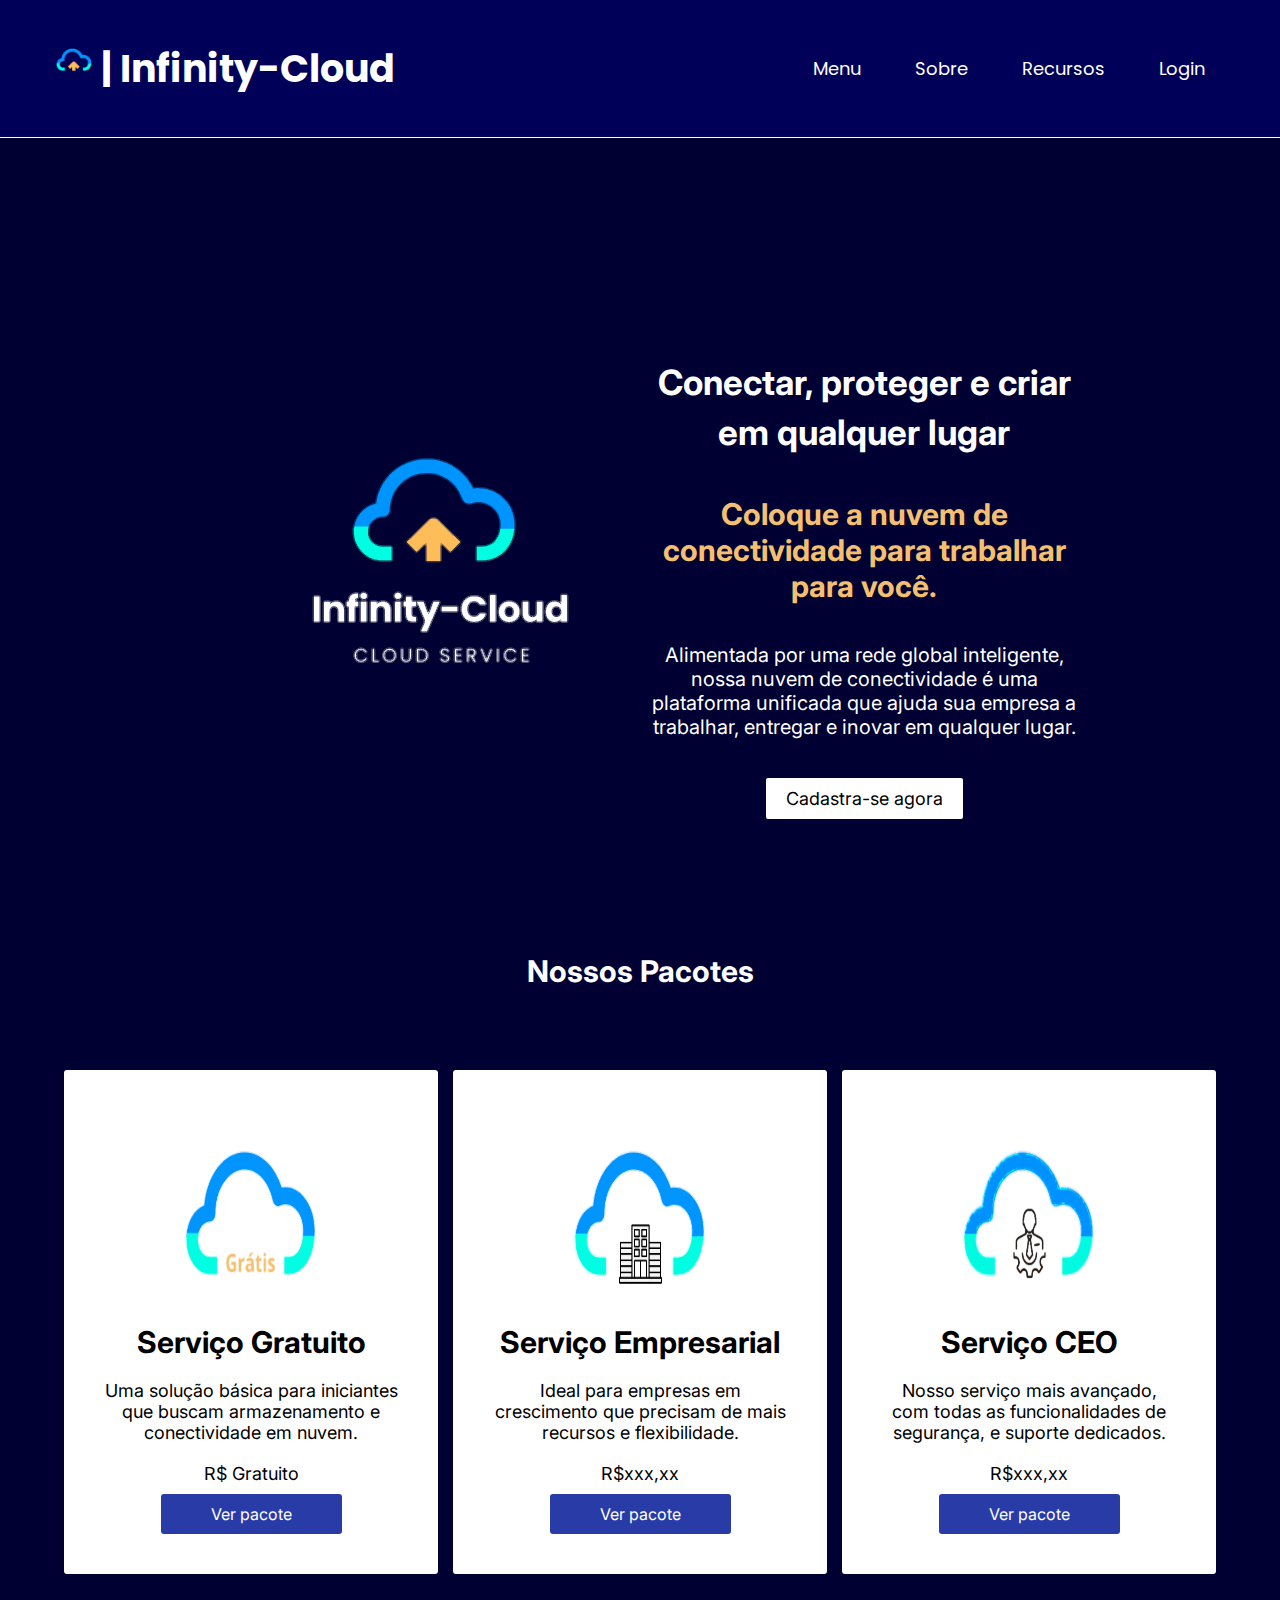
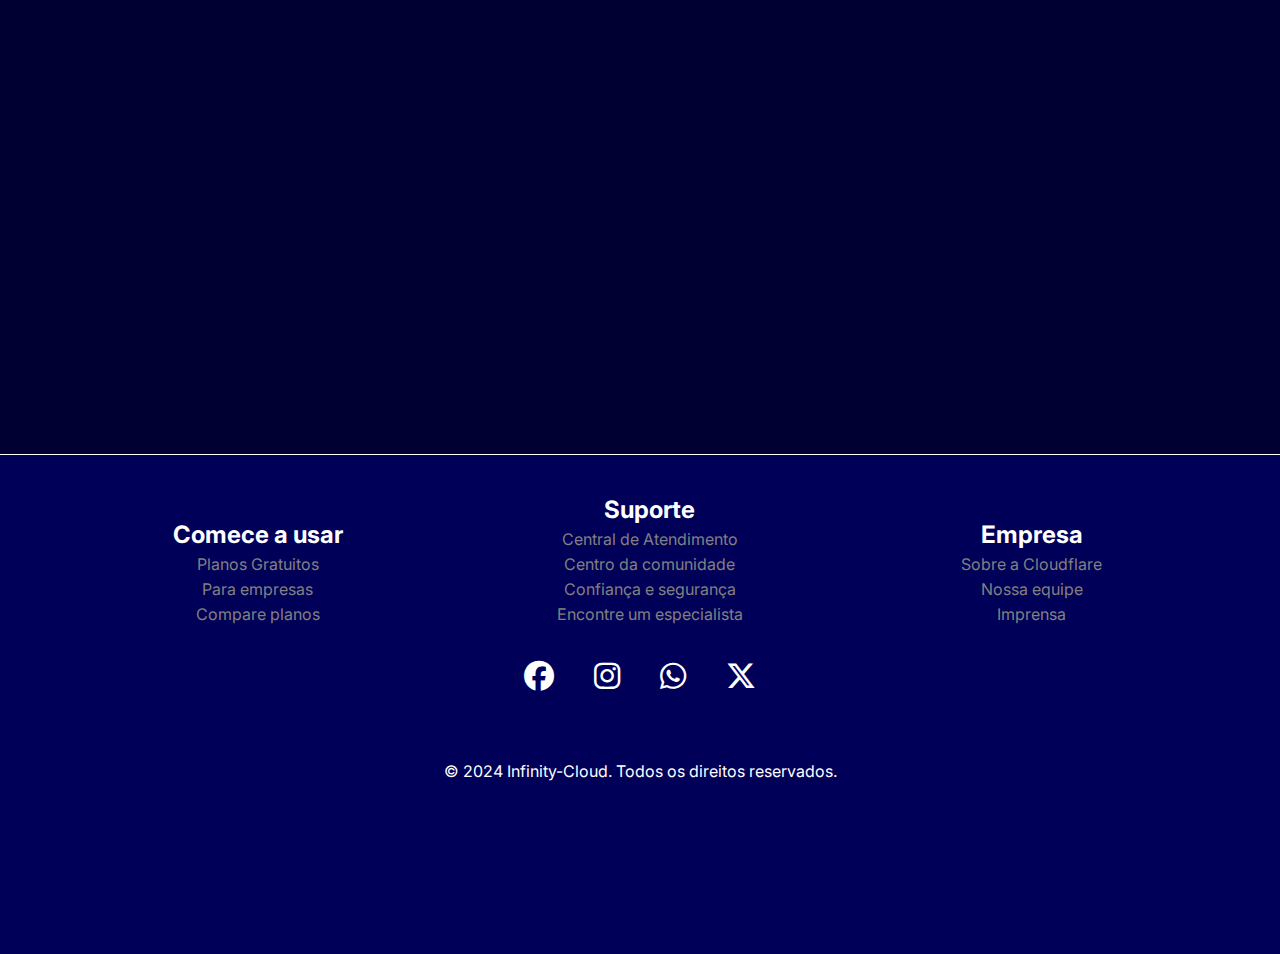
<file: index.html>
<!DOCTYPE html>
<html lang="pt-BR">
<head>
    <meta charset="UTF-8">
    <meta name="viewport" content="width=device-width, initial-scale=1.0">
    <link rel="stylesheet" href="https://cdnjs.cloudflare.com/ajax/libs/font-awesome/6.6.0/css/all.min.css"/>
    <link rel="shortcut icon" href="img-logo/logo.png" type="image/x-icon">
    <link rel="stylesheet" href="style.css">
    <title>Cloud-Computing</title>
</head>
<body>
    <!--Menu-navegation-->
    <header>
        <nav>
            <div class="logo">
                <img src="img-logo/logo.png" alt="">
                <h1>| Infinity-Cloud</h1>
            </div>
            <div class="links">
                <ul>
                    <li><a href="#">Menu</a></li>
                    <li><a href="#">Sobre</a></li>
                    <li><a href="#">Recursos</a></li>
                    <li><a href="#">Login</a></li>
                </ul>
            </div>
            <!--Mobile-->
            <div class="btn-abrir-menu" id="btn-menu">
                <i class="fa-solid fa-list"></i>
            </div>
            <div class="menu-mobile" id="menu-mobile">
                <div class="btn-fechar">
                    <i class="fa-solid fa-x"></i>
                </div>
                <div>
                    <ul>
                        <li><a href="#">Menu</a></li>
                        <li><a href="#">Sobre</a></li>
                        <li><a href="#">Recursos</a></li>
                        <li><a href="#">login</a></li>
                    </ul>
                </div>
            </div>
        </nav>
    </header>

    <!--Section-content-->
    <section id="main-content">
        <div class="img-cont">
            <img src="img-logo/hero.png" alt="Imagem clould computing">
        </div>
        <div class="text-content">
            <span><strong>Conectar, proteger e criar em qualquer lugar</strong></span>
            <h3>Coloque a nuvem de conectividade para trabalhar para você.</h3>
            <p>Alimentada por uma rede global inteligente, nossa nuvem de conectividade é uma plataforma unificada que ajuda sua empresa a trabalhar, entregar e inovar em qualquer lugar.</p>
            <a href="#">Cadastra-se agora</a>
        </div>
    </section>

    <!--Grid-cards-box-->
    <div class="container">
        <h1 class="heading">Nossos Pacotes</h1>
        <div class="box-container">
            <div class="box">
                <img src="img-logo/card-free.png" alt="">
                <h2>Serviço Gratuito</h2>
                <p>Uma solução básica para iniciantes que buscam armazenamento e conectividade em nuvem.</p>
                <p>R$ Gratuito</p>
                <a href="#">Ver pacote</a>
            </div>
            <div class="box">
                <img src="img-logo/Card-empre.png" alt="">
                <h2>Serviço Empresarial</h2>
                <p>Ideal para empresas em crescimento que precisam de mais recursos e flexibilidade.</p>
                <p>R$xxx,xx</p>
                <a href="#">Ver pacote</a>
            </div>
            <div class="box">
                <img src="img-logo/Card-ceo.png" alt="">
                <h2>Serviço CEO</h2>
                <p>Nosso serviço mais avançado, com todas as funcionalidades de segurança, e suporte dedicados.</p>
                <p>R$xxx,xx</p>
                <a href="#">Ver pacote</a>
            </div>
        </div>
    </div>

    <!--footer-page-->
    <footer>
        <div class="people-help">
            <h2>Comece a usar</h2>
            <a href="#">Planos Gratuitos</a>
            <a href="#">Para empresas</a>
            <a href="#">Compare planos</a>
        </div>
        <div class="people-help">
            <h2>Suporte</h2>
            <a href="#">Central de Atendimento</a>
            <a href="#">Centro da comunidade</a>
            <a href="#">Confiança e segurança</a>
            <a href="#">Encontre um especialista</a>
        </div>
        <div class="people-help">
            <h2>Empresa</h2>
            <a href="#">Sobre a Cloudflare</a>
            <a href="#">Nossa equipe</a>
            <a href="#">Imprensa</a>
        </div>
    </div>
    <div class="channel">
        <a href="#"><i class="fa-brands fa-facebook"></i></a>
        <a href="#"><i class="fa-brands fa-instagram"></i></a>
        <a href="#"><i class="fa-brands fa-whatsapp"></i></a>
        <a href="#"><i class="fa-brands fa-x-twitter"></i></a>
    </div>
    <div class="copy"> <p>&copy; 2024 Infinity-Cloud. Todos os direitos reservados.</p>
    </footer>

    <!--script-->
    <script src="menu.js" defer></script>
</body>
</html>
</file>
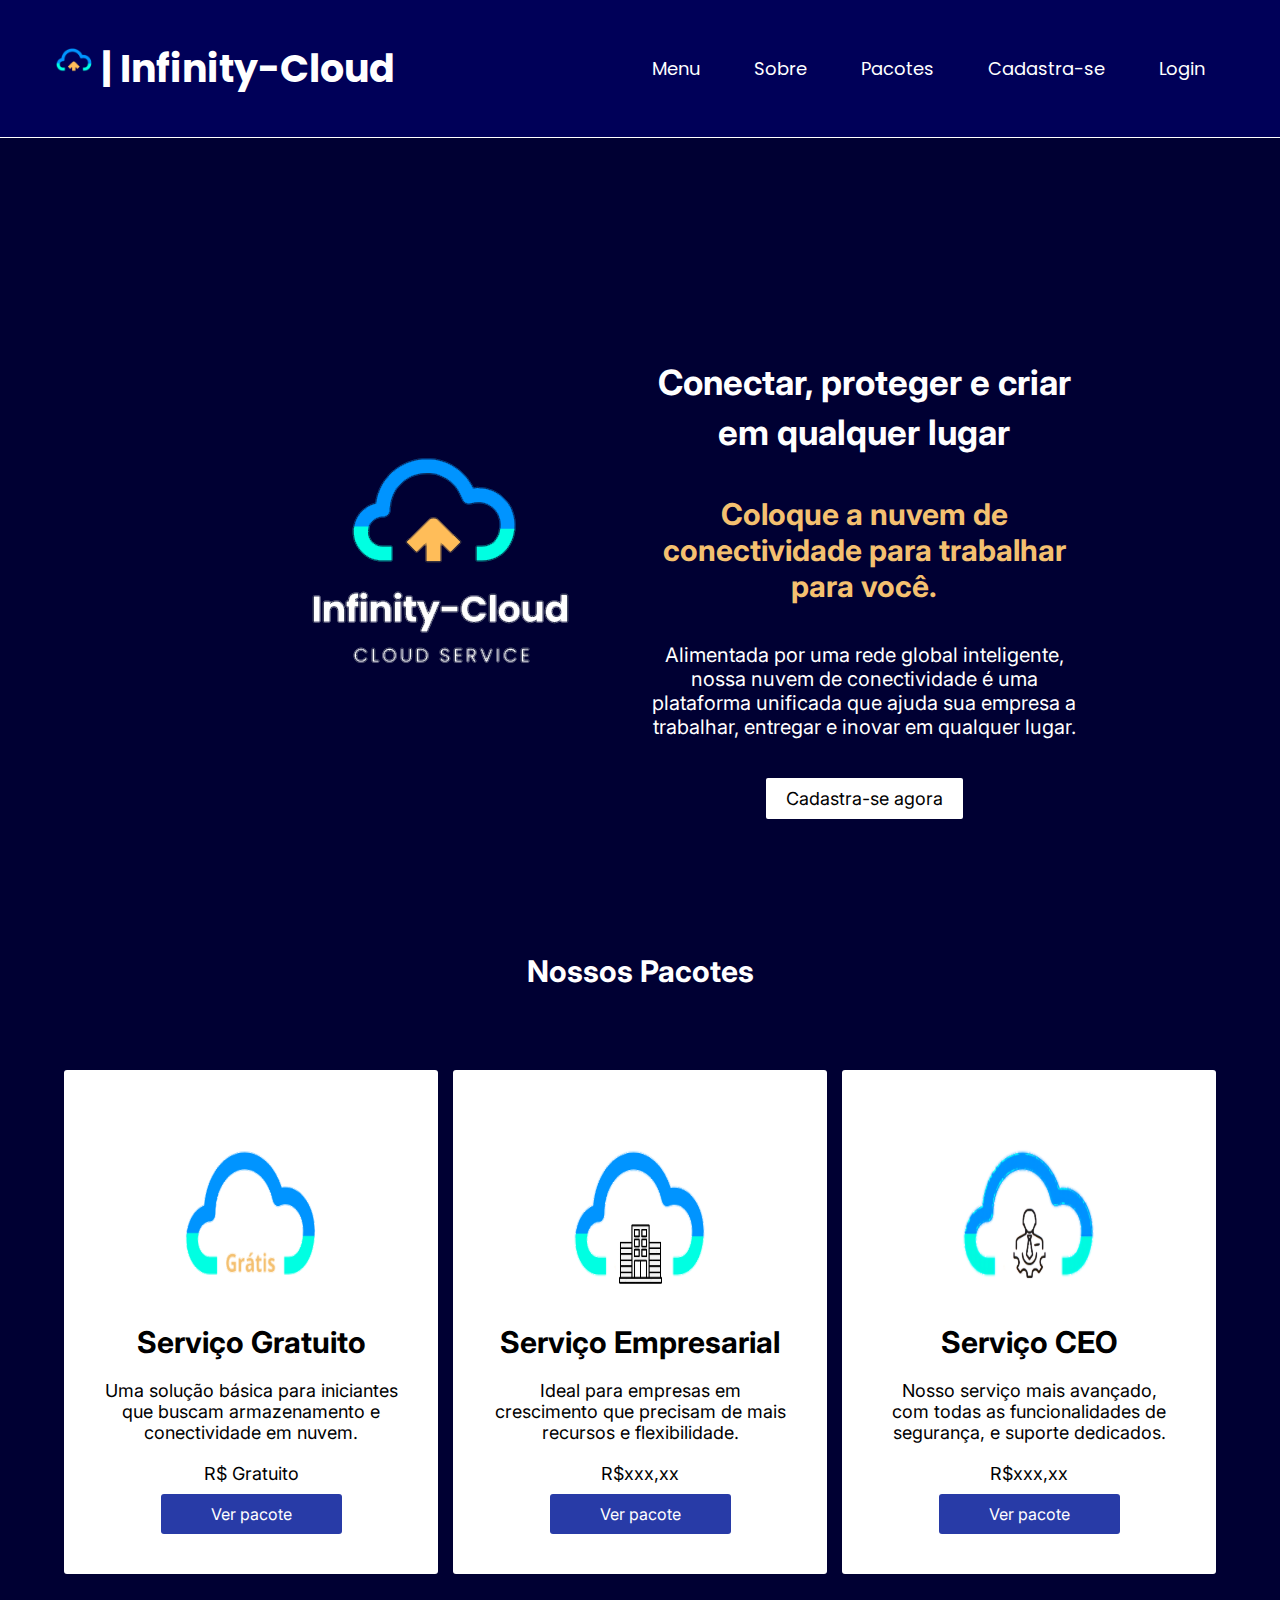
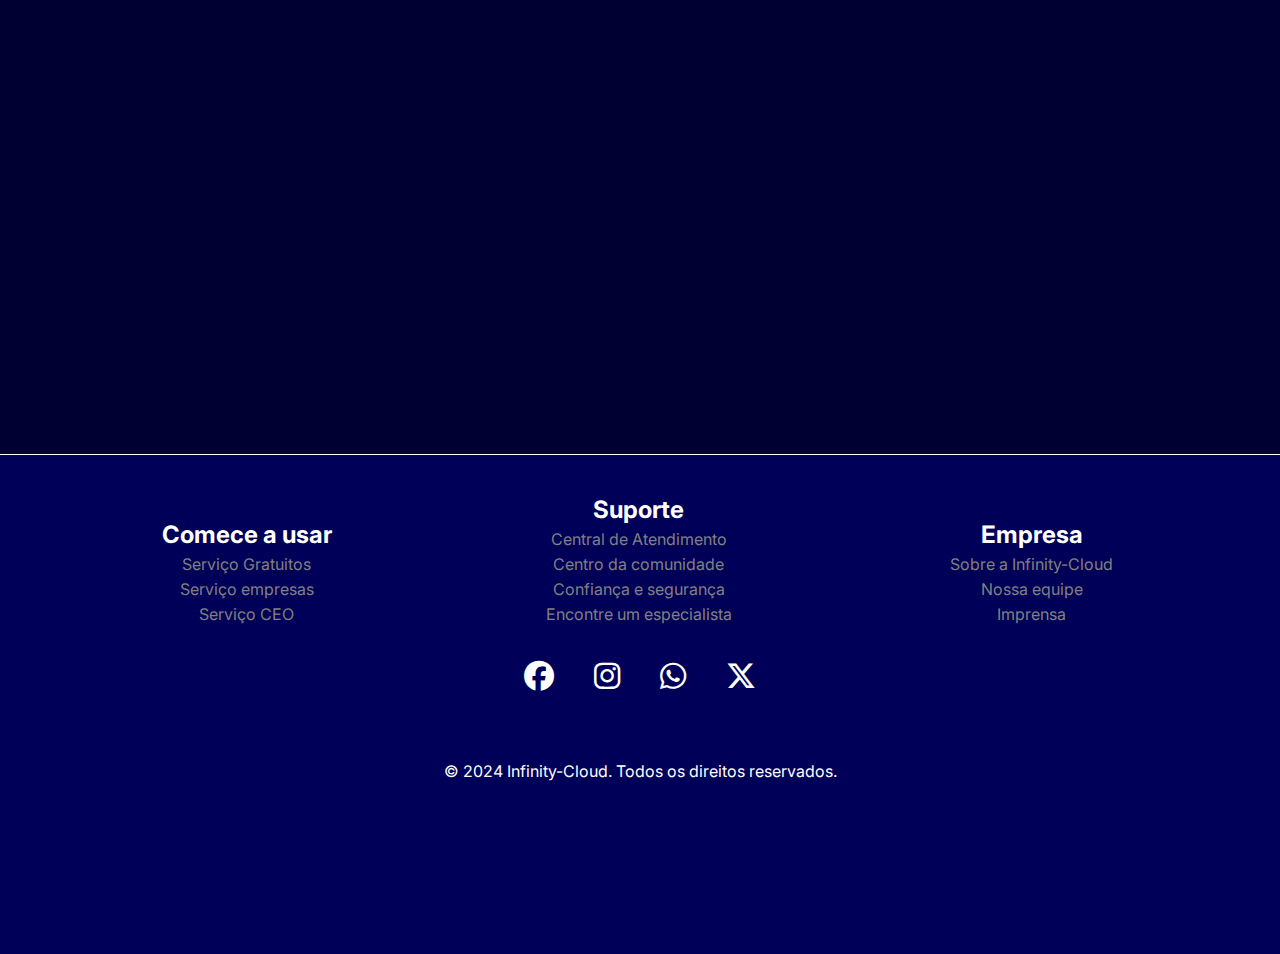
<file: base/index.html>
<!DOCTYPE html>
<html lang="pt-BR">
<head>
    <meta charset="UTF-8">
    <meta name="viewport" content="width=device-width, initial-scale=1.0">
    <link rel="stylesheet" href="https://cdnjs.cloudflare.com/ajax/libs/font-awesome/6.6.0/css/all.min.css"/>
    <link rel="shortcut icon" href="img-logo/logo.png" type="image/x-icon">
    <link rel="stylesheet" href="style.css">
    <title>Cloud-Computing</title>
</head>
<body>
    <!--Menu-navegation-->
    <header>
        <nav>
            <div class="logo">
                <img src="img-logo/logo.png" alt="">
                <h1>| Infinity-Cloud</h1>
            </div>
            <div class="links">
                <ul>
                    <li><a href="/base/index.html">Menu</a></li>
                    <li><a href="/menu-page/sobre.html">Sobre</a></li>
                    <li class="dropdown">
                        <a href="#">Pacotes</a>
                        <ul class="sub-menu">
                            <li><a href="/cards/free.html"><span>Serviço Gratuito</span></a></li>
                            <li><a href="/cards/empresarial.html"><span>Serviço empresarial</span></a></li>
                            <li><a href="/cards/ceo.html"><span>Serviço CEO</span></a></li>
                        </ul>
                    </li>
                    <li><a href="/menu-page/cadaster.html" target="_blank">Cadastra-se</a></li>
                    <li><a href="/menu-page/page-login.html" target="_blank">Login</a></li>
                </ul>
            </div>
            <!--Mobile-->
            <div class="btn-abrir-menu" id="btn-menu">
                <i class="fa-solid fa-list"></i>
            </div>
            <div class="menu-mobile" id="menu-mobile">
                <div class="btn-fechar">
                    <i class="fa-solid fa-x"></i>
                </div>
                <div>
                    <ul>
                        <li><a href="/base/index.html">Menu</a></li>
                        <li><a href="/menu-page/sobre.html">Sobre</a></li>
                        <li class="dropdown-mobile">
                            <a href="#">Pacotes</a>
                            <ul class="sub-menu-mobile">
                                <li><a href="/cards/free.html">Serviço Gratuito</a></li>
                                <li><a href="/cards/empresarial.html">Serviço empresarial</a></li>
                                <li><a href="/cards/ceo.html">Serviço CEO</a></li>
                            </ul>
                        </li>
                        <li><a href="/menu-page/cadaster.html">Cadastra-se</a></li>
                        <li><a href="/menu-page/page-login.html">login</a></li>
                    </ul>
                </div>
            </div>
        </nav>
    </header>

    <!--Section-content-->
    <section id="main-content">
        <div class="img-cont">
            <img src="img-logo/hero.png" alt="Imagem clould computing">
        </div>
        <div class="text-content">
            <span><strong>Conectar, proteger e criar em qualquer lugar</strong></span>
            <h3>Coloque a nuvem de conectividade para trabalhar para você.</h3>
            <p>Alimentada por uma rede global inteligente, nossa nuvem de conectividade é uma plataforma unificada que ajuda sua empresa a trabalhar, entregar e inovar em qualquer lugar.</p>
            <a href="/menu-page/cadaster.html">Cadastra-se agora</a>
        </div>
    </section>

    <!--Grid-cards-box-->
    <div class="container">
        <h1 class="heading">Nossos Pacotes</h1>
        <div class="box-container">
            <div class="box">
                <img src="img-logo/card-free.png" alt="">
                <h2>Serviço Gratuito</h2>
                <p>Uma solução básica para iniciantes que buscam armazenamento e conectividade em nuvem.</p>
                <p>R$ Gratuito</p>
                <a href="/cards/free.html">Ver pacote</a>
            </div>
            <div class="box">
                <img src="img-logo/Card-empre.png" alt="">
                <h2>Serviço Empresarial</h2>
                <p>Ideal para empresas em crescimento que precisam de mais recursos e flexibilidade.</p>
                <p>R$xxx,xx</p>
                <a href="/cards/empresarial.html">Ver pacote</a>
            </div>
            <div class="box">
                <img src="img-logo/Card-ceo.png" alt="">
                <h2>Serviço CEO</h2>
                <p>Nosso serviço mais avançado, com todas as funcionalidades de segurança, e suporte dedicados.</p>
                <p>R$xxx,xx</p>
                <a href="/cards/ceo.html">Ver pacote</a>
            </div>
        </div>
    </div>

    <!--footer-page-->
    <footer>
        <div class="people-help">
            <h2>Comece a usar</h2>
            <a href="/cards/free.html">Serviço Gratuitos</a>
            <a href="/cards/empresarial.html">Serviço empresas</a>
            <a href="#">Serviço CEO</a>
        </div>
        <div class="people-help">
            <h2>Suporte</h2>
            <a href="#">Central de Atendimento</a>
            <a href="#">Centro da comunidade</a>
            <a href="#">Confiança e segurança</a>
            <a href="#">Encontre um especialista</a>
        </div>
        <div class="people-help">
            <h2>Empresa</h2>
            <a href="/menu-page/sobre.html">Sobre a Infinity-Cloud</a>
            <a href="#">Nossa equipe</a>
            <a href="/menu-page/sobre.html">Imprensa</a>
        </div>
    </div>
    <div class="channel">
        <a href="#"><i class="fa-brands fa-facebook"></i></a>
        <a href="#"><i class="fa-brands fa-instagram"></i></a>
        <a href="#"><i class="fa-brands fa-whatsapp"></i></a>
        <a href="#"><i class="fa-brands fa-x-twitter"></i></a>
    </div>
    <div class="copy"> <p>&copy; 2024 Infinity-Cloud. Todos os direitos reservados.</p>
    </footer>

    <!--script-->
    <script src="menu.js" defer></script>
</body>
</html>
</file>
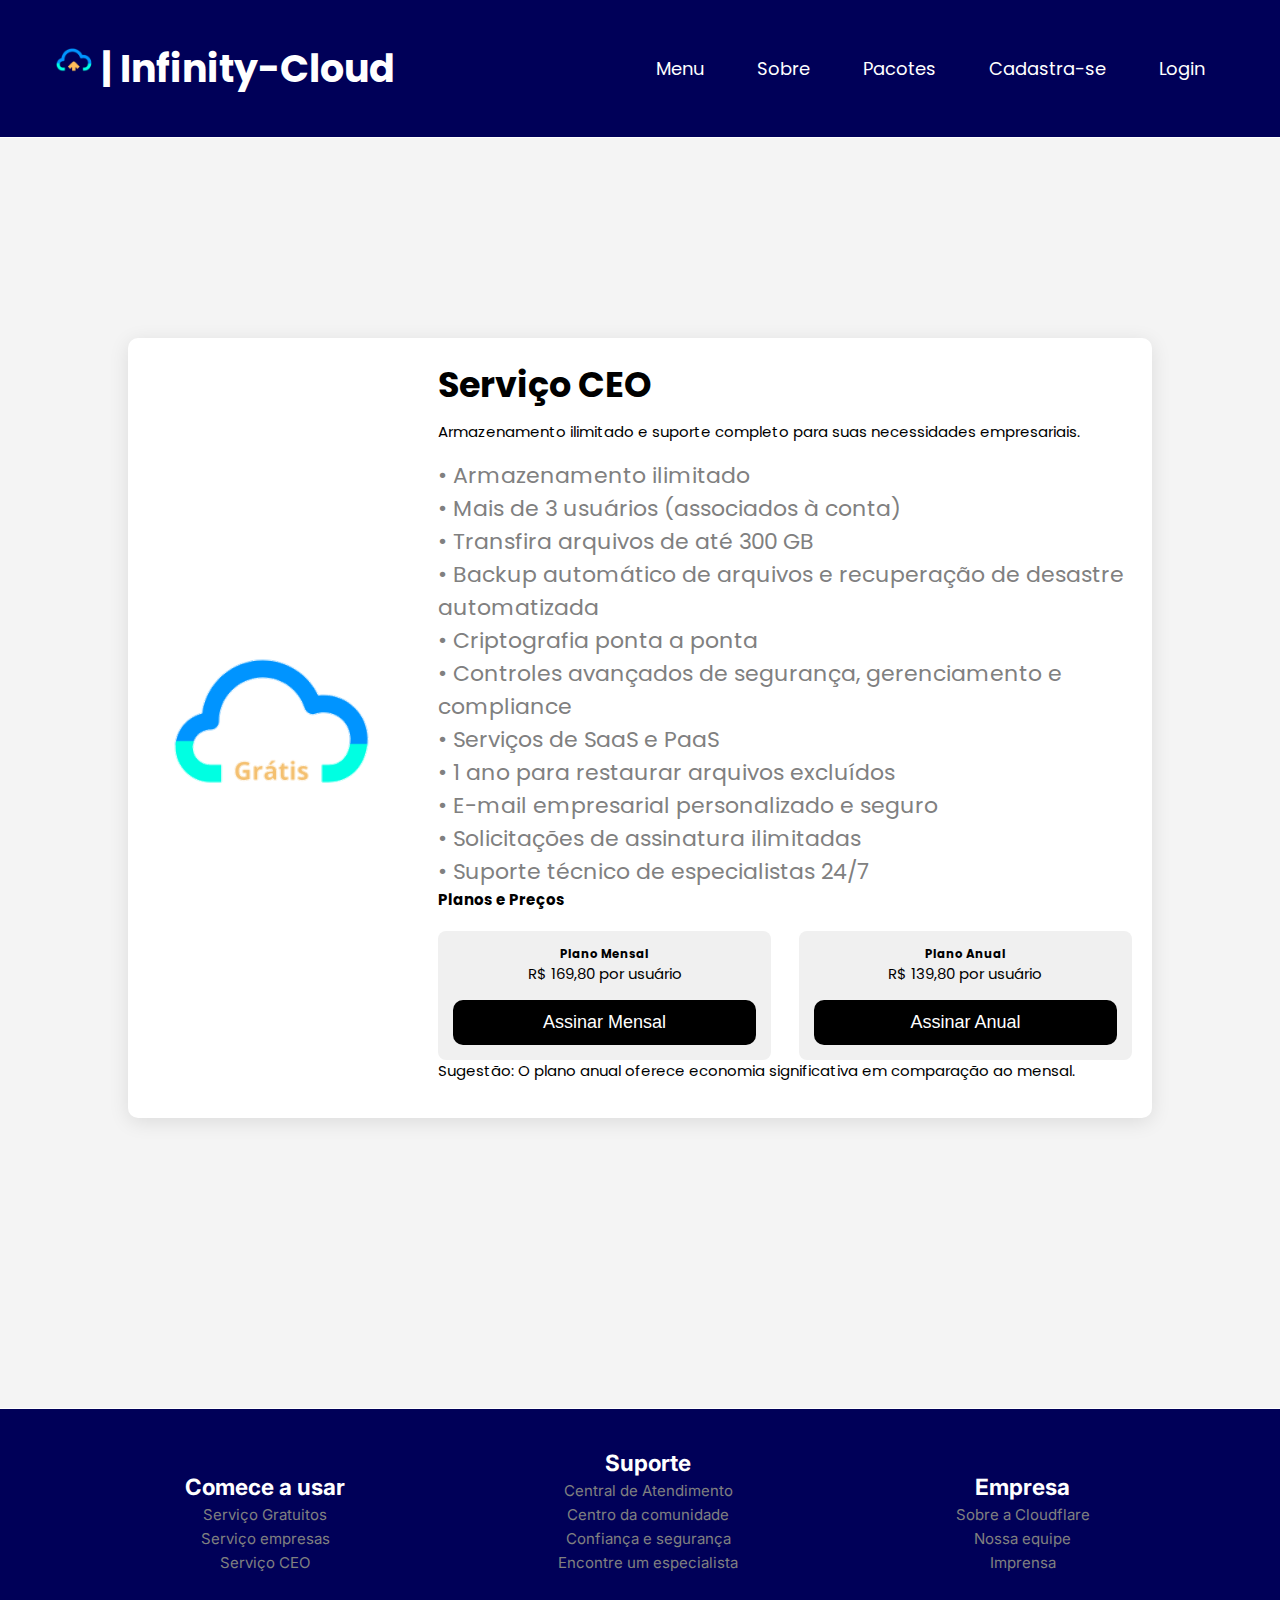
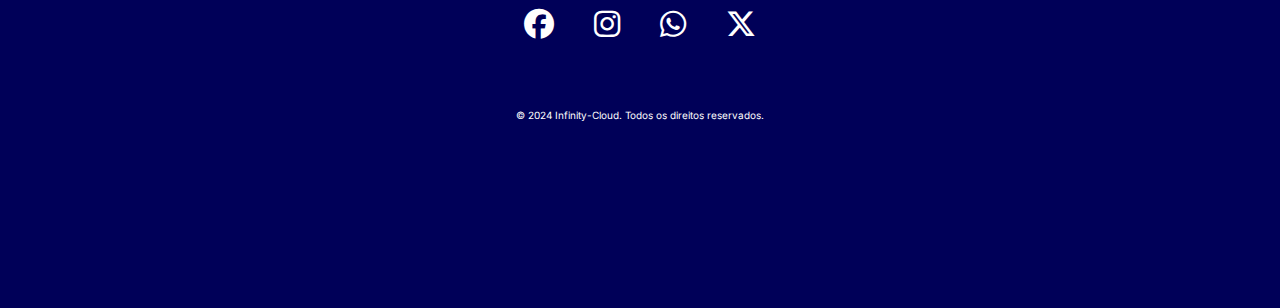
<file: cards/ceo.html>
<!DOCTYPE html>
<html lang="pt-br">
<head>
    <meta charset="UTF-8">
    <meta name="viewport" content="width=device-width, initial-scale=1.0">
    <link rel="stylesheet" href="https://cdnjs.cloudflare.com/ajax/libs/font-awesome/6.6.0/css/all.min.css"/>
    <link rel="shortcut icon" href="img-logo/logo.png" type="image/x-icon">
    <title>Pacote CEO</title>
    <link rel="stylesheet" href="style-cards.css">
</head>

<body>
    <!--Menu-navegation-->
    <header>
        <nav>
            <div class="logo">
                <img src="img-logo/logo.png" alt="">
                <h1>| Infinity-Cloud</h1>
            </div>
            <div class="links">
                <ul>
                    <li><a href="/base/index.html">Menu</a></li>
                    <li><a href="/menu-page/sobre.html">Sobre</a></li>
                    <li class="dropdown">
                        <a href="#">Pacotes</a>
                        <ul class="sub-menu">
                            <li><a href="free.html"><span>Serviço Gratuito</span></a></li>
                            <li><a href="empresarial.html"><span>Serviço empresarial</span></a></li>
                            <li><a href="ceo.html"><span>Serviço CEO</span></a></li>
                        </ul>
                    </li>
                    <li><a href="/menu-page/cadaster.html" target="_blank">Cadastra-se</a></li>
                    <li><a href="/menu-page/page-login.html" target="_blank">Login</a></li>
                </ul>
            </div>
            <!--Mobile-->
            <div class="btn-abrir-menu" id="btn-menu">
                <i class="fa-solid fa-list"></i>
            </div>
            <div class="menu-mobile" id="menu-mobile">
                <div class="btn-fechar">
                    <i class="fa-solid fa-x"></i>
                </div>
                <div>
                    <ul>
                        <li><a href="/base/index.html">Menu</a></li>
                        <<li><a href="/menu-page/sobre.html">Sobre</a></li>
                        <li class="dropdown-mobile">
                            <a href="#">Pacotes</a>
                            <ul class="sub-menu-mobile">
                                <li><a href="free.html">Serviço Gratuito</a></li>
                                <li><a href="empresarial.html">Serviço empresarial</a></li>
                                <li><a href="ceo.html">Serviço CEO</a></li>
                            </ul>
                        </li>
                        <li><a href="/menu-page/cadaster.html" target="_blank">Cadastra-se</a></li>
                        <li><a href="/menu-page/page-login.html" target="_blank">login</a></li>
                    </ul>
                </div>
            </div>
        </nav>
    </header>

    <!--Grid-cards-box-->
    <section class="hero">
            <div class="card">
                <!--Imagem-->
            <div class="box-img">
                <img src="img-logo/card-free.png" alt="Imagem do serviço CEO">
            </div>
            
            <!--Descrição-->
            <div>
                <h1>Serviço CEO</h1>
                <p>Armazenamento ilimitado e suporte completo para suas necessidades empresariais.</p>
                <div class="descricao">
                    <ul>
                        <li>• Armazenamento ilimitado</li>
                        <li>• Mais de 3 usuários (associados à conta)</li>
                        <li>• Transfira arquivos de até 300 GB</li>
                        <li>• Backup automático de arquivos e recuperação de desastre automatizada</li>
                        <li>• Criptografia ponta a ponta</li>
                        <li>• Controles avançados de segurança, gerenciamento e compliance</li>
                        <li>• Serviços de SaaS e PaaS</li>
                        <li>• 1 ano para restaurar arquivos excluídos</li>
                        <li>• E-mail empresarial personalizado e seguro</li>
                        <li>• Solicitações de assinatura ilimitadas</li>
                        <li>• Suporte técnico de especialistas 24/7</li>
                    </ul>
                </div>
                <h2>Planos e Preços</h2>
                <div class="planos">
                    <div class="plano-mensal">
                        <h3>Plano Mensal</h3>
                        <p>R$ 169,80 por usuário</p>
                        <button class="botao_assinar">Assinar Mensal</button>
                    </div>
                    <div class="plano-anual">
                        <h3>Plano Anual</h3>
                        <p>R$ 139,80 por usuário</p>
                        <button class="botao_assinar">Assinar Anual</button>
                    </div>
                </div>
                <p>Sugestão: O plano anual oferece economia significativa em comparação ao mensal.</p>
            </div>
            </div>
    </section>

    <!--Footer-->
    <footer>
        <div class="people-help">
            <h2>Comece a usar</h2>
            <a href="/cards/free.html">Serviço Gratuitos</a>
            <a href="/cards/empresarial.html">Serviço empresas</a>
            <a href="/cards/ceo.html">Serviço CEO</a>
        </div>
        <div class="people-help">
            <h2>Suporte</h2>
            <a href="#">Central de Atendimento</a>
            <a href="#">Centro da comunidade</a>
            <a href="#">Confiança e segurança</a>
            <a href="#">Encontre um especialista</a>
        </div>
        <div class="people-help">
            <h2>Empresa</h2>
            <a href="/menu-page/sobre.html">Sobre a Cloudflare</a>
            <a href="#">Nossa equipe</a>
            <a href="/menu-page/sobre.html">Imprensa</a>
        </div>
        <div class="channel">
            <a href="#"><i class="fa-brands fa-facebook"></i></a>
            <a href="#"><i class="fa-brands fa-instagram"></i></a>
            <a href="#"><i class="fa-brands fa-whatsapp"></i></a>
            <a href="#"><i class="fa-brands fa-x-twitter"></i></a>
        </div>
        <div class="copy"> <p>&copy; 2024 Infinity-Cloud. Todos os direitos reservados.</p></div>
    </footer>

    <!--script-->
    <script src="menu.js" defer></script>
</body>
</html>
</file>
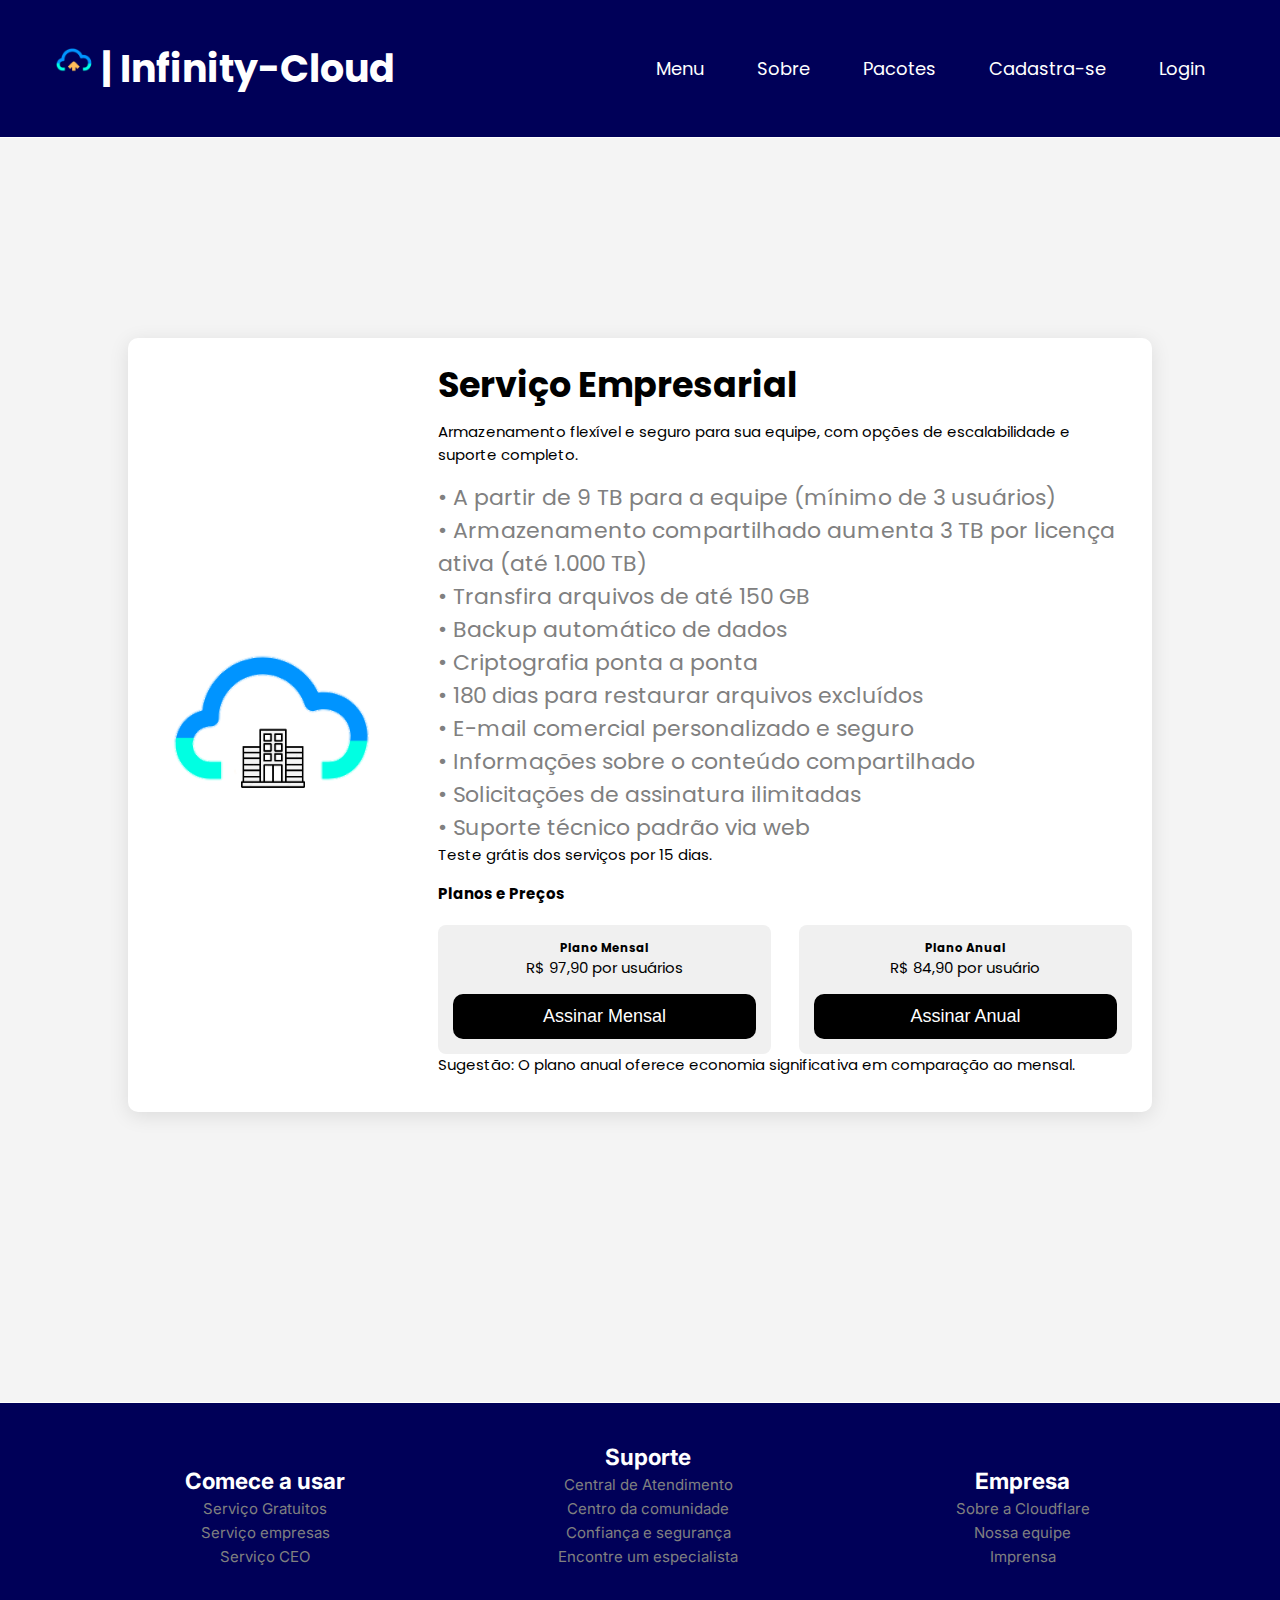
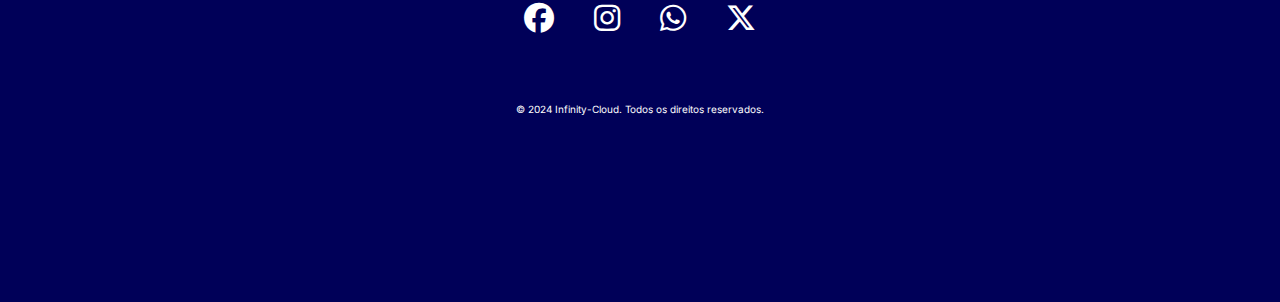
<file: cards/empresarial.html>
<!DOCTYPE html>
<html lang="pt-br">
<head>
    <meta charset="UTF-8">
    <meta name="viewport" content="width=device-width, initial-scale=1.0">
    <link rel="stylesheet" href="https://cdnjs.cloudflare.com/ajax/libs/font-awesome/6.6.0/css/all.min.css"/>
    <link rel="shortcut icon" href="img-logo/logo.png" type="image/x-icon">
    <title>Pacote Empresarial</title>
    <link rel="stylesheet" href="style-cards.css">
</head>
<body>
    <!--Menu-navegation-->
    <header>
        <nav>
            <div class="logo">
                <img src="img-logo/logo.png" alt="">
                <h1>| Infinity-Cloud</h1>
            </div>
            <div class="links">
                <ul>
                    <li><a href="/base/index.html">Menu</a></li>
                    <li><a href="/menu-page/sobre.html">Sobre</a></li>
                    <li class="dropdown">
                        <a href="#">Pacotes</a>
                        <ul class="sub-menu">
                            <li><a href="free.html"><span>Serviço Gratuito</span></a></li>
                            <li><a href="empresarial.html"><span>Serviço empresarial</span></a></li>
                            <li><a href="ceo.html"><span>Serviço CEO</span></a></li>
                        </ul>
                    </li>
                    <li><a href="/menu-page/cadaster.html" target="_blank">Cadastra-se</a></li>
                    <li><a href="/menu-page/page-login.html" target="_blank">Login</a></li>
                </ul>
            </div>
            <!--Mobile-->
            <div class="btn-abrir-menu" id="btn-menu">
                <i class="fa-solid fa-list"></i>
            </div>
            <div class="menu-mobile" id="menu-mobile">
                <div class="btn-fechar">
                    <i class="fa-solid fa-x"></i>
                </div>
                <div>
                    <ul>
                        <li><a href="/base/index.html">Menu</a></li>
                        <li><a href="/menu-page/sobre.html">Sobre</a></li>
                        <li class="dropdown-mobile">
                            <a href="#">Pacotes</a>
                            <ul class="sub-menu-mobile">
                                <li><a href="free.html">Serviço Gratuito</a></li>
                                <li><a href="empresarial.html">Serviço empresarial</a></li>
                                <li><a href="ceo.html">Serviço CEO</a></li>
                            </ul>
                        </li>
                        <li><a href="/menu-page/cadaster.html" target="_blank">Cadastra-se</a></li>
                        <li><a href="/menu-page/page-login.html" target="_blank">login</a></li>
                    </ul>
                </div>
            </div>
        </nav>
    </header>

    <!--Grid-cards-box-->
    <section class="hero">
           <div class="card">
             <!--Imagem-->
             <div class="box-img">
                <img src="img-logo/Card-empre.png" alt="Imagem do serviço Empresarial">
            </div>
            <!--Descrição-->
            <div>
                <h1>Serviço Empresarial</h1>
                <p>Armazenamento flexível e seguro para sua equipe, com opções de escalabilidade e suporte completo.</p>
                <div class="descricao">
                    <ul>
                        <li>• A partir de 9 TB para a equipe (mínimo de 3 usuários)</li>
                        <li>• Armazenamento compartilhado aumenta 3 TB por licença ativa (até 1.000 TB)</li>
                        <li>• Transfira arquivos de até 150 GB</li>
                        <li>• Backup automático de dados</li>
                        <li>• Criptografia ponta a ponta</li>
                        <li>• 180 dias para restaurar arquivos excluídos</li>
                        <li>• E-mail comercial personalizado e seguro</li>
                        <li>• Informações sobre o conteúdo compartilhado</li>
                        <li>• Solicitações de assinatura ilimitadas</li>
                        <li>• Suporte técnico padrão via web</li>
                    </ul>
                </div>
                <p>Teste grátis dos serviços por 15 dias.</p>
                <h2>Planos e Preços</h2>
                <div class="planos">
                    <div class="plano-mensal">
                        <h3>Plano Mensal</h3>
                        <p>R$ 97,90 por usuários</p>
                        <button class="botao_assinar">Assinar Mensal</button>
                    </div>
                    <div class="plano-anual">
                        <h3>Plano Anual</h3>
                        <p>R$ 84,90 por usuário</p>
                        <button class="botao_assinar">Assinar Anual</button>
                    </div>
                </div>
                <p>Sugestão: O plano anual oferece economia significativa em comparação ao mensal.</p>
            </div>
           </div>
    </section>

    <!--Footer-->
    <footer>
        <div class="people-help">
            <h2>Comece a usar</h2>
            <a href="/cards/free.html">Serviço Gratuitos</a>
            <a href="/cards/empresarial.html">Serviço empresas</a>
            <a href="/cards/ceo.html">Serviço CEO</a>
        </div>
        <div class="people-help">
            <h2>Suporte</h2>
            <a href="#">Central de Atendimento</a>
            <a href="#">Centro da comunidade</a>
            <a href="#">Confiança e segurança</a>
            <a href="#">Encontre um especialista</a>
        </div>
        <div class="people-help">
            <h2>Empresa</h2>
            <a href="/menu-page/sobre.html">Sobre a Cloudflare</a>
            <a href="#">Nossa equipe</a>
            <a href="/menu-page/sobre.html">Imprensa</a>
        </div>
        <div class="channel">
            <a href="#"><i class="fa-brands fa-facebook"></i></a>
            <a href="#"><i class="fa-brands fa-instagram"></i></a>
            <a href="#"><i class="fa-brands fa-whatsapp"></i></a>
            <a href="#"><i class="fa-brands fa-x-twitter"></i></a>
        </div>
        <div class="copy"> <p>&copy; 2024 Infinity-Cloud. Todos os direitos reservados.</p></div>
    </footer>

    <!--script-->
    <script src="menu.js" defer></script>
</body>
</html>
</file>
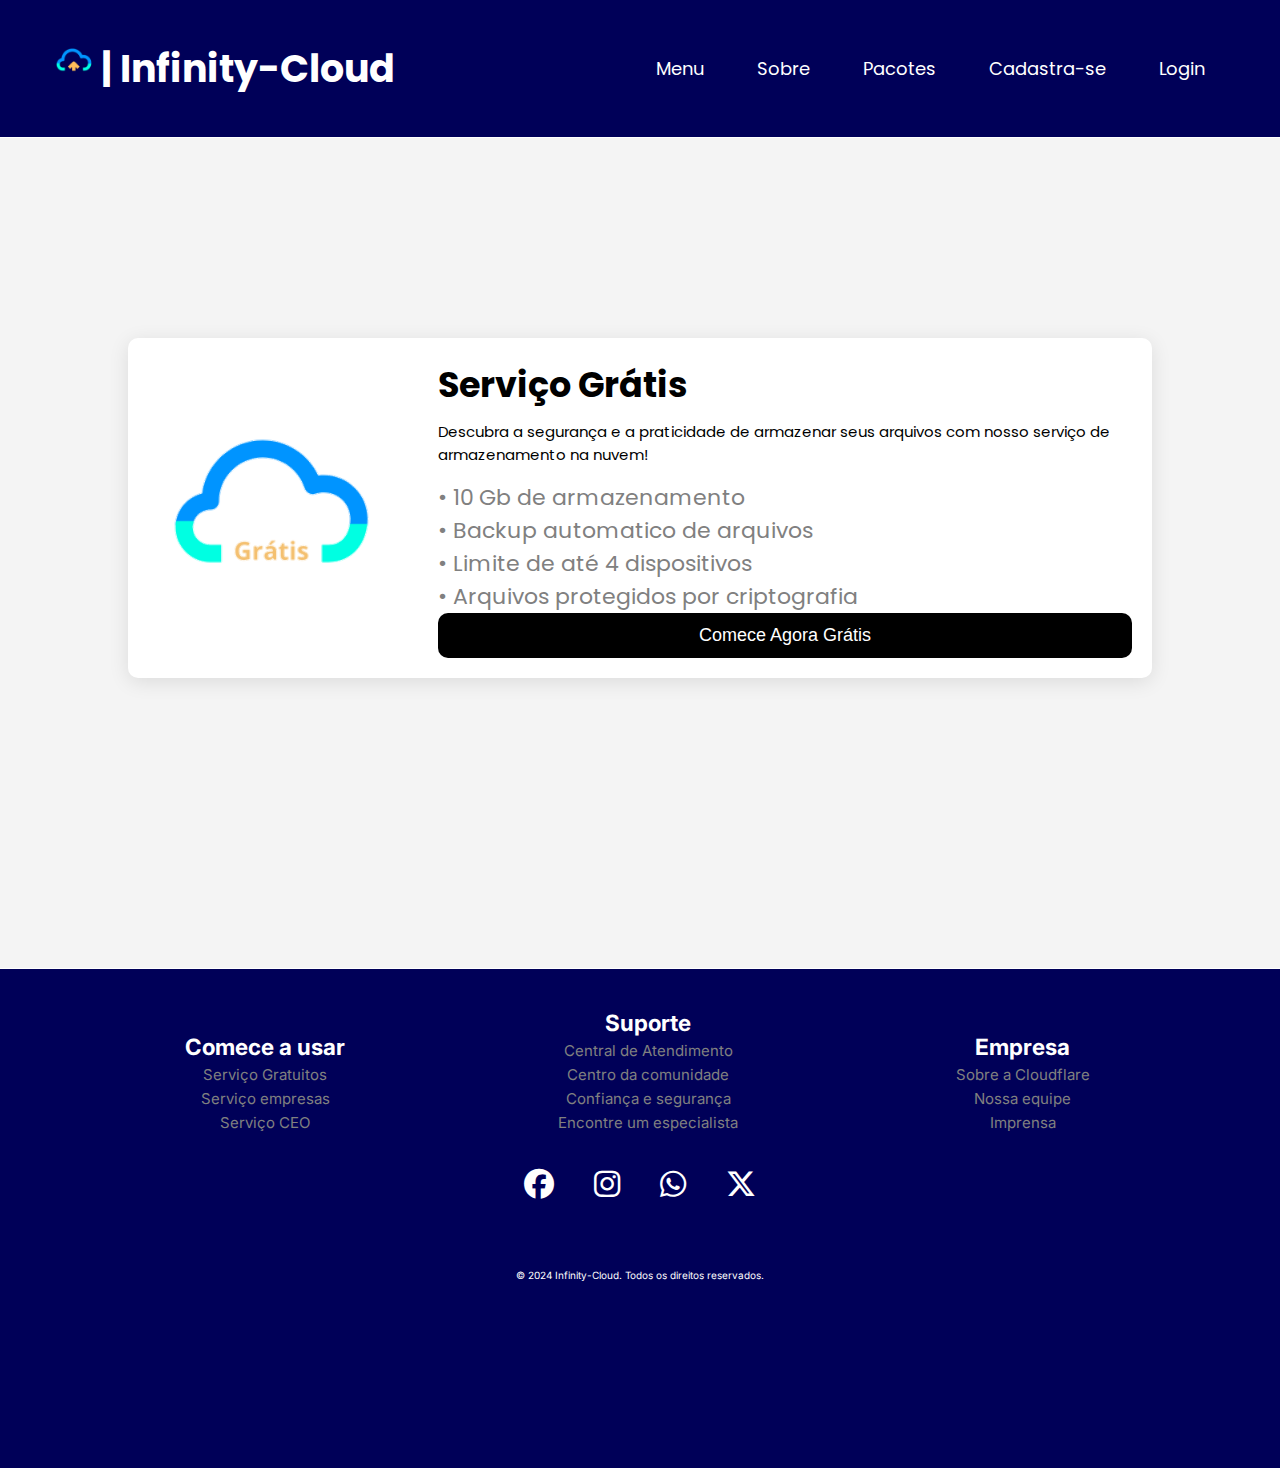
<file: cards/free.html>
<!DOCTYPE html>
<html lang="pt-br">
<head>
    <meta charset="UTF-8">
    <meta name="viewport" content="width=device-width, initial-scale=1.0">
    <link rel="stylesheet" href="https://cdnjs.cloudflare.com/ajax/libs/font-awesome/6.6.0/css/all.min.css"/>
    <link rel="shortcut icon" href="img-logo/logo.png" type="image/x-icon">
    <title>Pacote Gratuito</title>
    <link rel="stylesheet" href="style-cards.css">
</head>
<body>
    <!--Menu-navegation-->
    <header>
        <nav>
            <div class="logo">
                <img src="img-logo/logo.png" alt="">
                <h1>| Infinity-Cloud</h1>
            </div>
            <div class="links">
                <ul>
                    <li><a href="/base/index.html">Menu</a></li>
                    <li><a href="/menu-page/sobre.html">Sobre</a></li>
                    <li class="dropdown">
                        <a href="#">Pacotes</a>
                        <ul class="sub-menu">
                            <li><a href="free.html"><span>Serviço Gratuito</span></a></li>
                            <li><a href="empresarial.html"><span>Serviço empresarial</span></a></li>
                            <li><a href="ceo.html"><span>Serviço CEO</span></a></li>
                        </ul>
                    </li>
                    <li><a href="/menu-page/cadaster.html" target="_blank">Cadastra-se</a></li>
                    <li><a href="/menu-page/page-login.html" target="_blank">Login</a></li>
                </ul>
            </div>
            <!--Mobile-->
            <div class="btn-abrir-menu" id="btn-menu">
                <i class="fa-solid fa-list"></i>
            </div>
            <div class="menu-mobile" id="menu-mobile">
                <div class="btn-fechar">
                    <i class="fa-solid fa-x"></i>
                </div>
                <div>
                    <ul>
                        <li><a href="/base/index.html">Menu</a></li>
                        <li><a href="/menu-page/sobre.html">Sobre</a></li>
                        <li class="dropdown-mobile">
                            <a href="#">Pacotes</a>
                            <ul class="sub-menu-mobile">
                                <li><a href="free.html">Serviço Gratuito</a></li>
                                <li><a href="empresarial.html">Serviço empresarial</a></li>
                                <li><a href="ceo.html">Serviço CEO</a></li>
                            </ul>
                        </li>
                        <li><a href="/menu-page/cadaster.html" target="_blank">Cadastra-se</a></li>
                        <li><a href="/menu-page/page-login.html" target="_blank">login</a></li>
                    </ul>
                </div>
            </div>
        </nav>
    </header>

    <!--Grid-cards-box-->
    <section class="hero">
            <div class="card">
                <!--Imagem-->
            <div class="box-img">
                <img src="img-logo/card-free.png" alt="Imagem do serviço Grátis">
            </div>
            <!--Descrição-->
            <div>
                <h1>Serviço Grátis</h1>
                <p>Descubra a segurança e a praticidade de armazenar seus arquivos com nosso serviço de armazenamento na nuvem!</p>
                <div class="descricao">
                    <ul>
                        <li>• 10 Gb de armazenamento</li>
                        <li>• Backup automatico de arquivos</li>
                        <li>• Limite de até 4 dispositivos</li>
                        <li>• Arquivos protegidos por criptografia</li>
                    </ul>
                </div>
                <button class="botao_assinar">Comece Agora Grátis</button>
            </div>
            </div>
    </section>

    <!--Footer-->
    <footer>
        <div class="people-help">
            <h2>Comece a usar</h2>
            <a href="/cards/free.html">Serviço Gratuitos</a>
            <a href="/cards/empresarial.html">Serviço empresas</a>
            <a href="/cards/ceo.html">Serviço CEO</a>
        </div>
        <div class="people-help">
            <h2>Suporte</h2>
            <a href="#">Central de Atendimento</a>
            <a href="#">Centro da comunidade</a>
            <a href="#">Confiança e segurança</a>
            <a href="#">Encontre um especialista</a>
        </div>
        <div class="people-help">
            <h2>Empresa</h2>
            <a href="/menu-page/sobre.html">Sobre a Cloudflare</a>
            <a href="#">Nossa equipe</a>
            <a href="/menu-page/sobre.html">Imprensa</a>
        </div>
        <div class="channel">
            <a href="#"><i class="fa-brands fa-facebook"></i></a>
            <a href="#"><i class="fa-brands fa-instagram"></i></a>
            <a href="#"><i class="fa-brands fa-whatsapp"></i></a>
            <a href="#"><i class="fa-brands fa-x-twitter"></i></a>
        </div>
    <div class="copy"> <p>&copy; 2024 Infinity-Cloud. Todos os direitos reservados.</p></div>
    </footer>

    <!--script-->
    <script src="menu.js" defer></script>
</body>
</html>
</file>
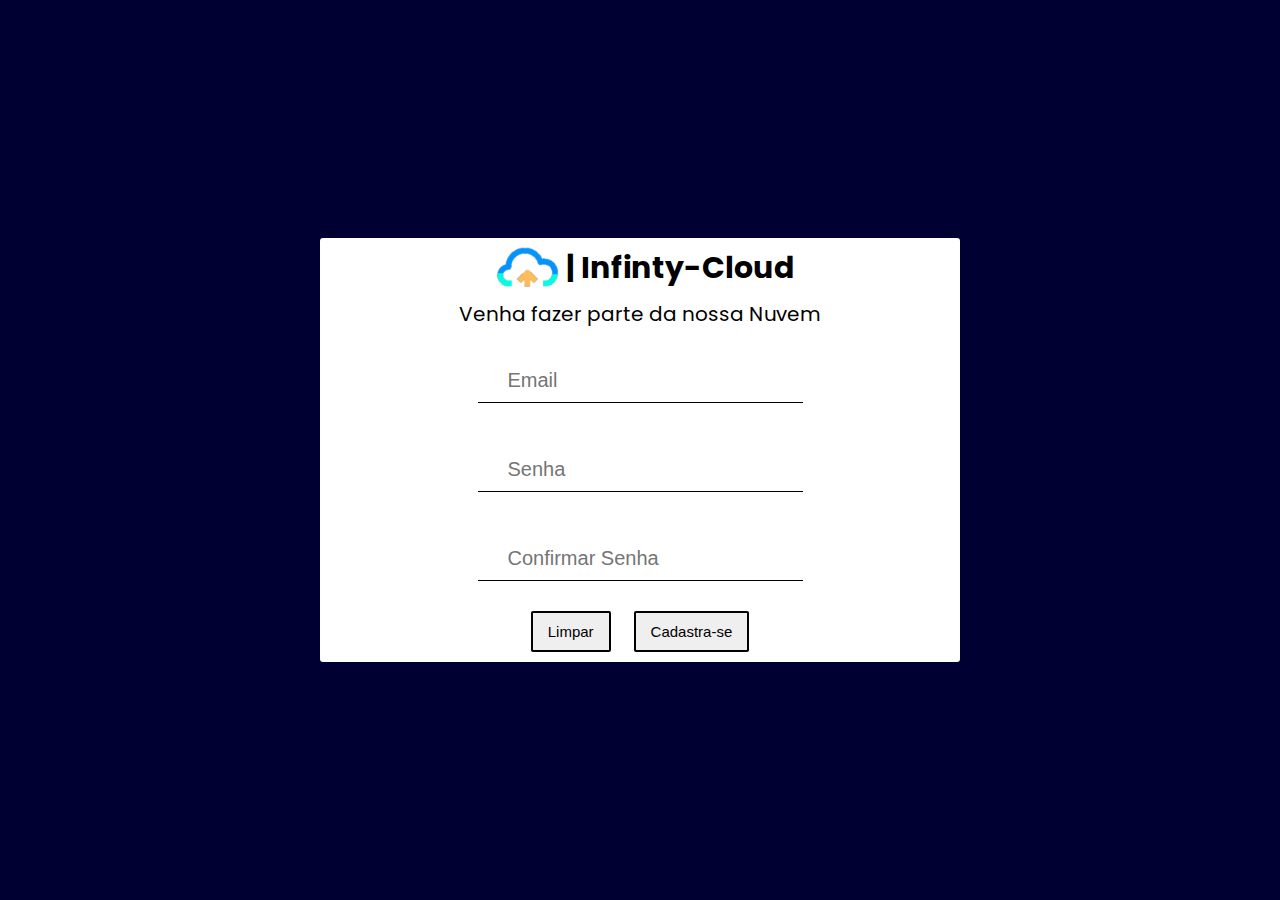
<file: menu-page/cadaster.html>
<!DOCTYPE html>
<html lang="pt">
<head>
    <meta charset="UTF-8">
    <meta name="viewport" content="width=device-width, initial-scale=1.0">
    <link rel="stylesheet" href="https://cdnjs.cloudflare.com/ajax/libs/font-awesome/6.6.0/css/all.min.css"/>
    <link rel="stylesheet" href="login.css">
    <link rel="shortcut icon" href="img-logo/logo.png" type="image/x-icon">
    <title>Cadastro</title>
</head>
<body>
    <header id="container">
        <div class="container-box">
                <!--Logo-->
                <div class="logo">
                    <img src="img-logo/logo.png" alt="">
                    <h1><a href="/base/index.html">| Infinty-Cloud</a></h1>
                </div>
                <div class="heading">Venha fazer parte da nossa Nuvem</div>
                 <!--formulario-->
                <form>
                    <div class="form">
                        <label for="email"></label>
                        <input type="email" id="email" placeholder="Email" autofocus tabindex="1" required>
                    </div>
                    <div class="form">
                        <label for="password"></label>
                        <input type="password" id="password" placeholder="Senha" autofocus tabindex="2" required>
                    </div>
                    <div class="form">
                        <label for="password"></label>
                        <input type="password" id="password" placeholder="Confirmar Senha" autofocus tabindex="3" required>
                    </div>
                    <div class="buttons">
                        <button type="reset" tabindex="4">Limpar</button>
                        <button type="submit" tabindex="5"><a href="#">Cadastra-se</a></button>
                    </div>
                </form>
        </div>
    </header>
</body>
</html>
</file>
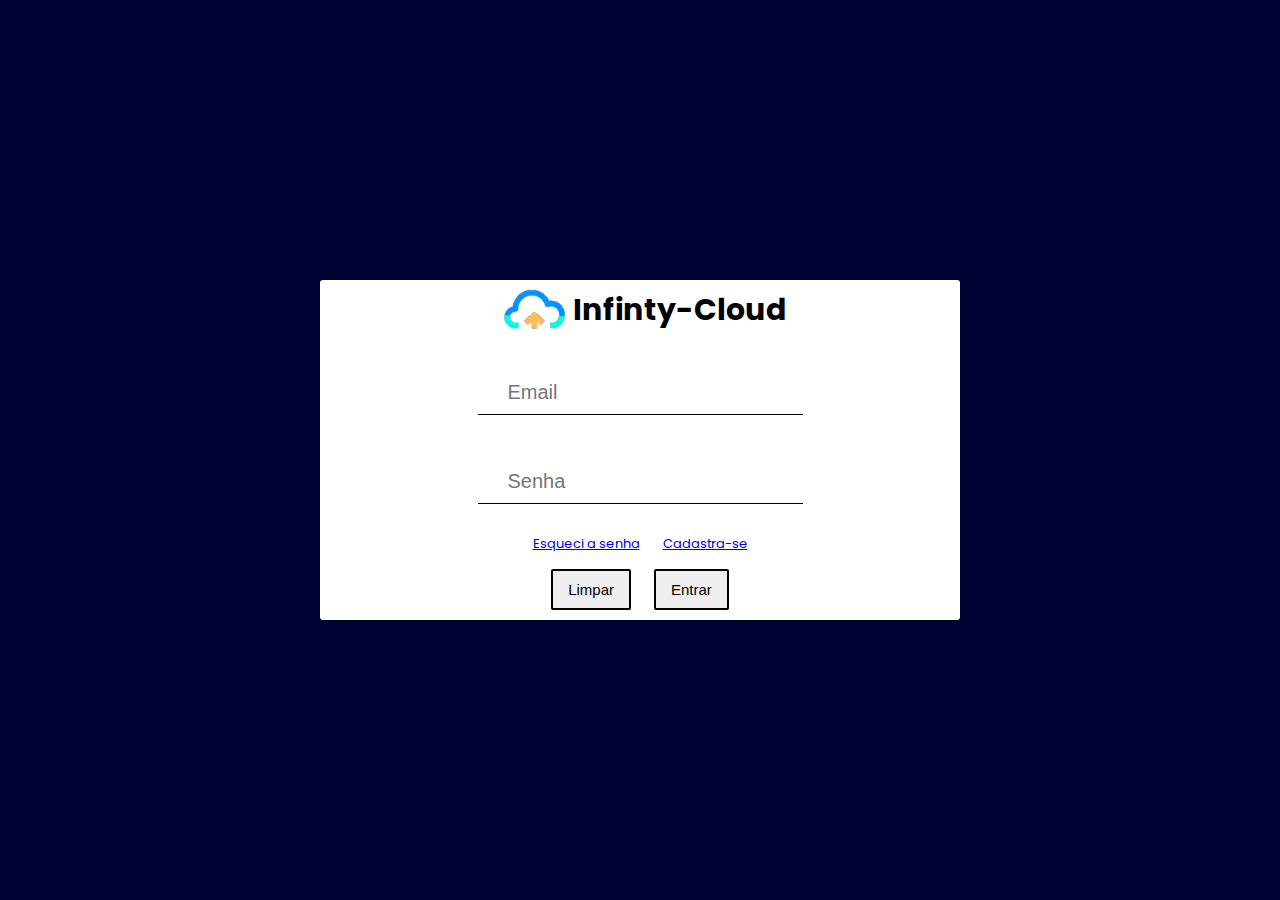
<file: menu-page/page-login.html>
<!DOCTYPE html>
<html lang="pt">
<head>
    <meta charset="UTF-8">
    <meta name="viewport" content="width=device-width, initial-scale=1.0">
    <link rel="stylesheet" href="https://cdnjs.cloudflare.com/ajax/libs/font-awesome/6.6.0/css/all.min.css"/>
    <link rel="stylesheet" href="login.css">
    <link rel="shortcut icon" href="img-logo/logo.png" type="image/x-icon">
    <title>Login</title>
</head>
<body>
    <header id="container">
        <div class="container-box">
                <!--Logo-->
                <div class="logo">
                    <img src="img-logo/logo.png" alt="">
                    <h1><a href="/base/index.html">Infinty-Cloud</a></h1>
                </div>
                 <!--formulario-->
                <form>
                    <div class="form">
                        <label for="email"></label>
                        <input type="email" id="email" placeholder="Email" autofocus tabindex="1" required>
                    </div>
                    <div class="form">
                        <label for="password"></label>
                        <input type="password" id="password" placeholder="Senha" autofocus tabindex="2" required>
                    </div>
                    <div class="help">
                        <a href="#">Esqueci a senha</a>
                        <a href="cadaster.html">Cadastra-se</a>
                    </div>
                    <div class="buttons">
                        <button type="reset">Limpar</button>
                        <button type="submit"><a href="#">Entrar</a></button>
                    </div>
                </form>
        </div>
    </header>
</body>
</html>
</file>
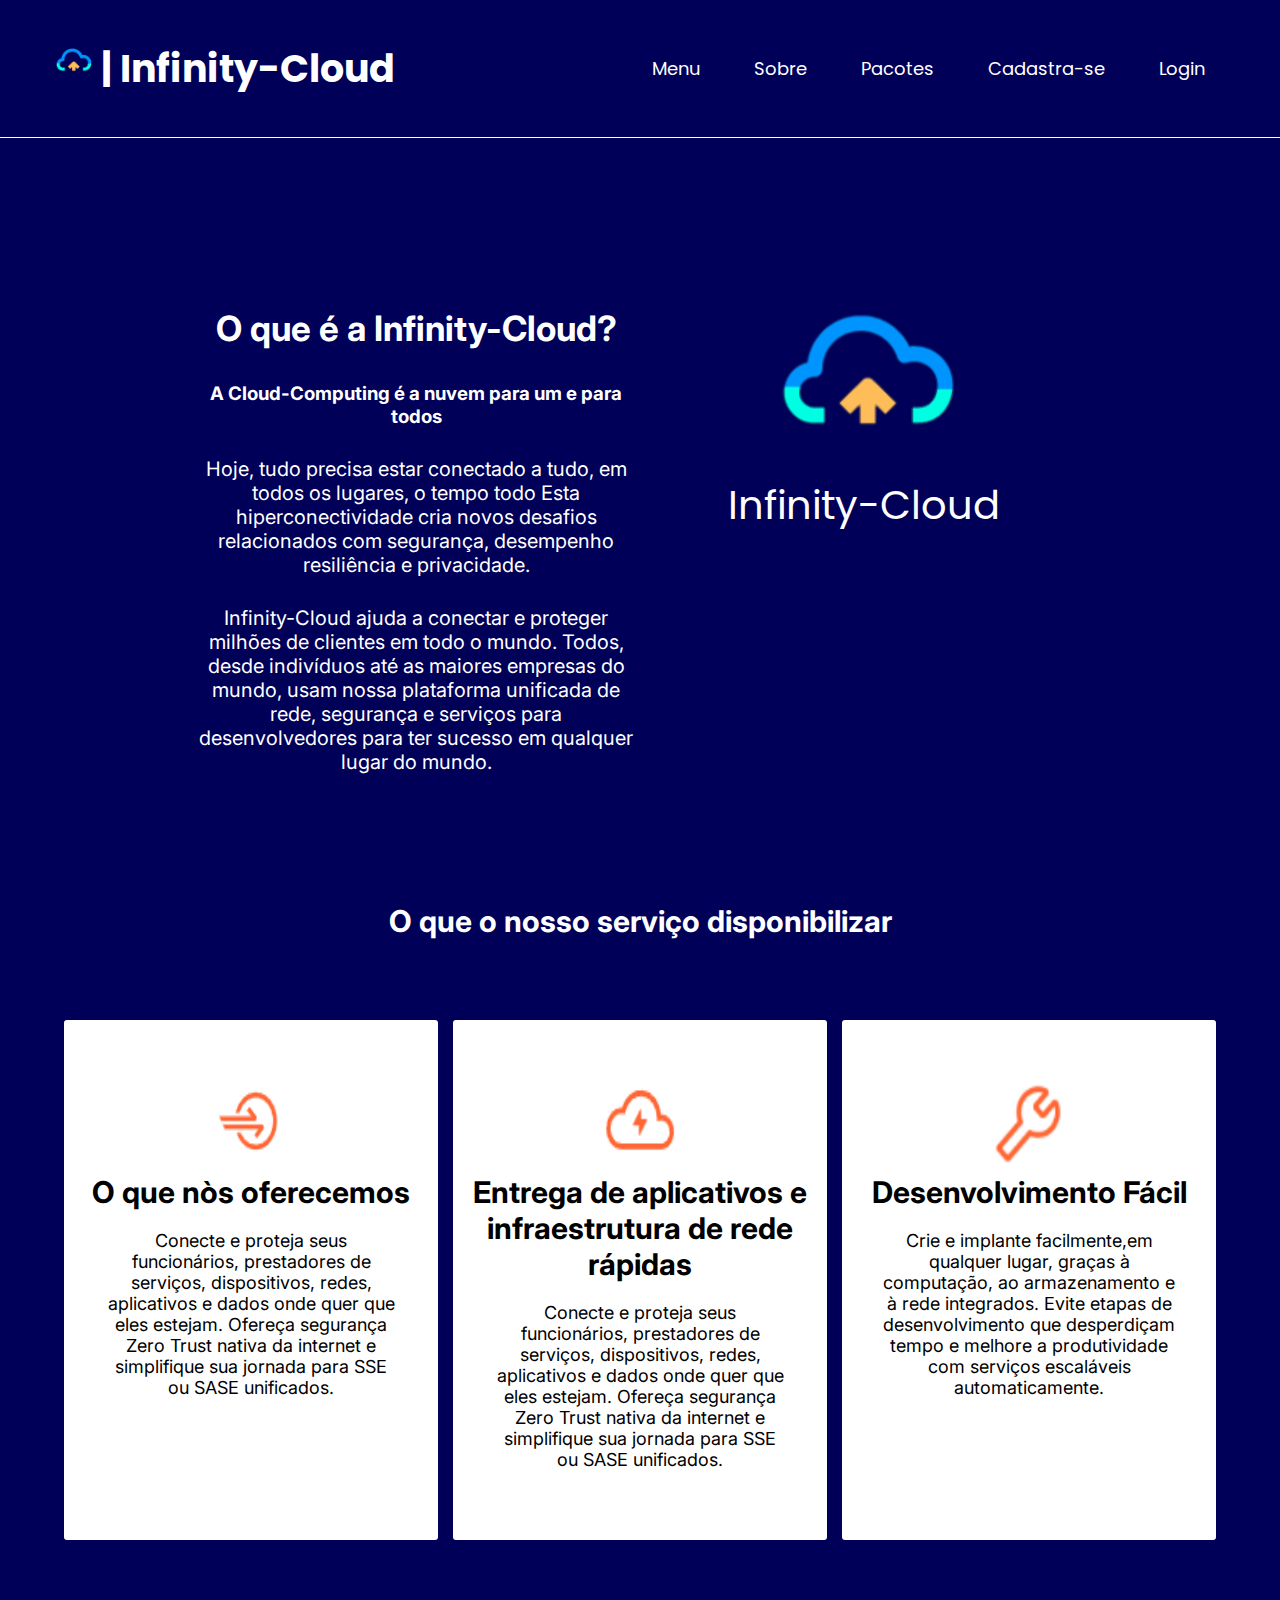
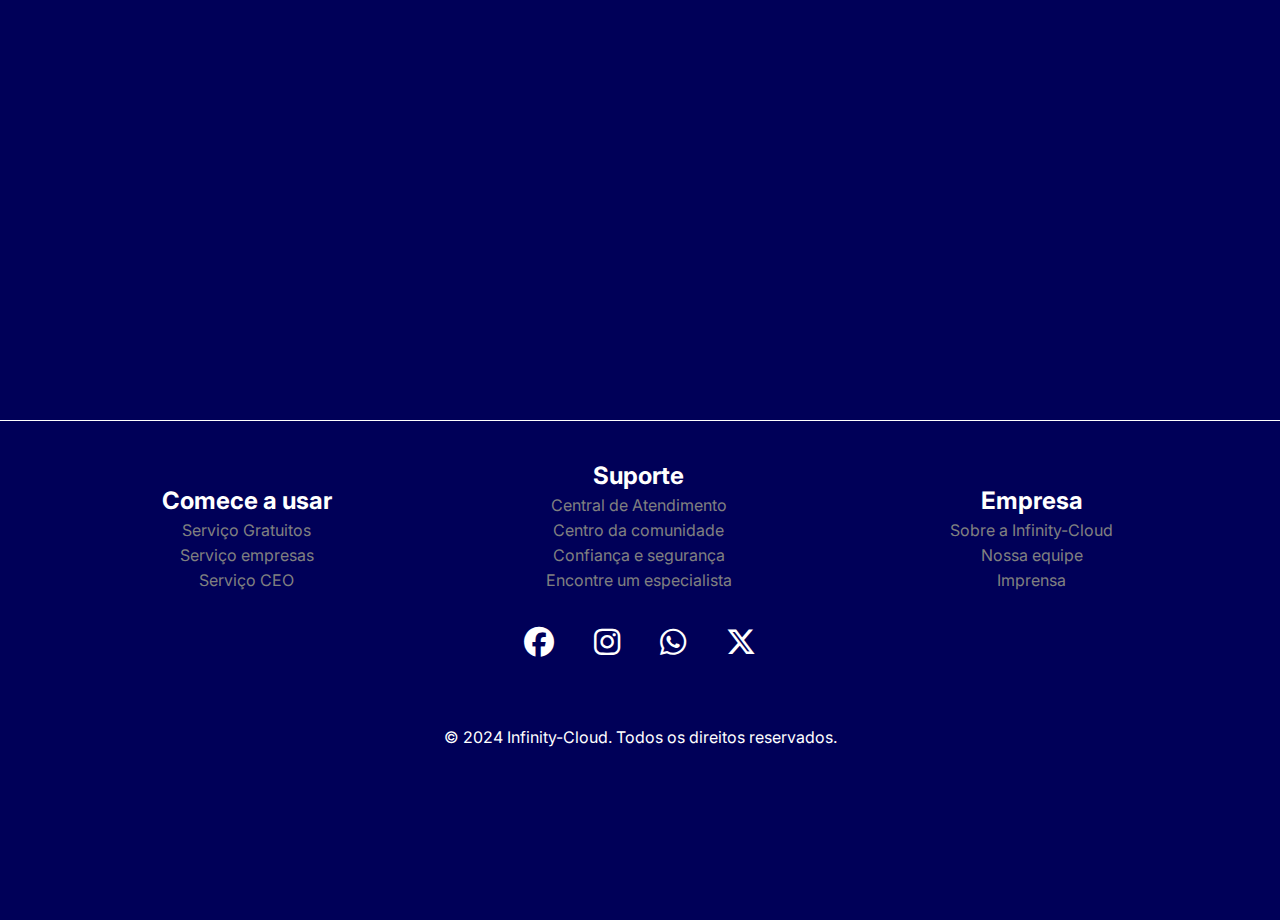
<file: menu-page/sobre.html>
<!DOCTYPE html>
<html lang="pt-br">
<head>
    <meta charset="UTF-8">
    <meta name="viewport" content="width=device-width, initial-scale=1.0">
    <link rel="stylesheet" href="https://cdnjs.cloudflare.com/ajax/libs/font-awesome/6.6.0/css/all.min.css"/>
    <link rel="shortcut icon" href="img-logo/logo.png" type="image/x-icon">
    <link rel="stylesheet" href="sobre.css">
    <title>Document</title>
</head>
<body>
        <!--Menu-navegation-->
        <header>
            <nav>
                <div class="logo">
                    <img src="img-logo/logo.png" alt="">
                    <h1>| Infinity-Cloud</h1>
                </div>
                <div class="links">
                    <ul>
                        <li><a href="/base/index.html">Menu</a></li>
                        <li><a href="/menu-page/sobre.html">Sobre</a></li>
                        <li class="dropdown">
                            <a href="#">Pacotes</a>
                            <ul class="sub-menu">
                                <li><a href="/cards/free.html"><span>Serviço Gratuito</span></a></li>
                                <li><a href="/cards/empresarial.html"><span>Serviço empresarial</span></a></li>
                                <li><a href="/cards/ceo.html"><span>Serviço CEO</span></a></li>
                            </ul>
                        </li>
                        <li><a href="/menu-page/cadaster.html" target="_blank">Cadastra-se</a></li>
                        <li><a href="/menu-page/page-login.html" target="_blank">Login</a></li>
                    </ul>
                </div>
                <!--Mobile-->
                <div class="btn-abrir-menu" id="btn-menu">
                    <i class="fa-solid fa-list"></i>
                </div>
                <div class="menu-mobile" id="menu-mobile">
                    <div class="btn-fechar">
                        <i class="fa-solid fa-x"></i>
                    </div>
                    <div>
                        <ul>
                            <li><a href="/base/index.html">Menu</a></li>
                            <li><a href="/menu-page/sobre.html">Sobre</a></li>
                            <li class="dropdown-mobile">
                                <a href="#">Pacotes</a>
                                <ul class="sub-menu-mobile">
                                    <li><a href="/cards/free.html">Serviço Gratuito</a></li>
                                    <li><a href="/cards/empresarial.html">Serviço empresarial</a></li>
                                    <li><a href="/cards/ceo.html">Serviço CEO</a></li>
                                </ul>
                            </li>
                            <li><a href="/menu-page/cadaster.html" target="_blank">Cadastra-se</a></li>
                            <li><a href="/menu-page/page-login.html" target="_blank">login</a></li>
                        </ul>
                    </div>
                </div>
            </nav>
        </header>
        
        <section id="main-content">
            <div class="text-content">
                <span><strong>O que é a Infinity-Cloud?</strong></span>
                <h3>A Cloud-Computing é a nuvem para um e para todos</h3>
                <p>Hoje, tudo precisa estar conectado a tudo, em todos os lugares, o tempo todo Esta hiperconectividade cria novos desafios relacionados com segurança, desempenho resiliência e privacidade.</p>
                <p>Infinity-Cloud ajuda a conectar e proteger milhões de clientes em todo o mundo. 
                    Todos, desde indivíduos até as maiores empresas do mundo, 
                    usam nossa plataforma unificada de rede, segurança e serviços 
                    para desenvolvedores para ter sucesso em qualquer lugar do mundo.</p>
            </div>
            <div class="img-cont">
                <img src="img-logo/logo.png" alt="Imagem clould computing">
                <div>Infinity-Cloud</div>
            </div>
        </section>

        <div class="container">
            <h1 class="heading">O que o nosso serviço disponibilizar</h1>
            <div class="box-container">
                <div class="box">
                    <img src="img-logo/gri1.png" alt="">
                    <h2>O que nòs oferecemos</h2>
                    <p>Conecte e proteja seus funcionários, prestadores de serviços, dispositivos, redes, aplicativos e dados onde quer que eles estejam. Ofereça segurança Zero Trust nativa da internet e simplifique sua jornada para SSE ou SASE unificados.</p>
                </div>
                <div class="box">
                    <img src="img-logo/grid2.png" alt="">
                    <h2>Entrega de aplicativos e infraestrutura de rede rápidas</h2>
                    <p>Conecte e proteja seus funcionários, prestadores de serviços, dispositivos, redes, aplicativos e dados onde quer que eles estejam. Ofereça segurança Zero Trust nativa da internet e simplifique sua jornada para SSE ou SASE unificados.</p>
                </div>
                <div class="box">
                    <img src="img-logo/grid3.png" alt="">
                    <h2>Desenvolvimento Fácil</h2>
                    <p>Crie e implante facilmente,em qualquer lugar, graças à computação, ao armazenamento e à rede integrados. Evite etapas de desenvolvimento que desperdiçam tempo e melhore a produtividade com serviços escaláveis automaticamente.</p>
                </div>
            </div>
        </div>
        
        
        <footer>
            <div class="people-help">
                <h2>Comece a usar</h2>
                <a href="/cards/free.html">Serviço Gratuitos</a>
                <a href="/cards/empresarial.html">Serviço empresas</a>
                <a href="/cards/ceo.html">Serviço CEO</a>
            </div>
            <div class="people-help">
                <h2>Suporte</h2>
                <a href="#">Central de Atendimento</a>
                <a href="#">Centro da comunidade</a>
                <a href="#">Confiança e segurança</a>
                <a href="#">Encontre um especialista</a>
            </div>
            <div class="people-help">
                <h2>Empresa</h2>
                <a href="/menu-page/sobre.html">Sobre a Infinity-Cloud</a>
                <a href="#">Nossa equipe</a>
                <a href="/menu-page/sobre.html">Imprensa</a>
            </div>
        </div>
        <div class="channel">
            <a href="#"><i class="fa-brands fa-facebook"></i></a>
            <a href="#"><i class="fa-brands fa-instagram"></i></a>
            <a href="#"><i class="fa-brands fa-whatsapp"></i></a>
            <a href="#"><i class="fa-brands fa-x-twitter"></i></a>
        </div>
        <div class="copy"> <p>&copy; 2024 Infinity-Cloud. Todos os direitos reservados.</p>
        </footer>

        <!--script-->
    <script src="menu.js" defer></script>
</body>
</html>
</file>
<file: style.css>
@import url('https://fonts.googleapis.com/css2?family=Inter:ital,opsz,wght@0,14..32,100..900;1,14..32,100..900&family=Poppins:ital,wght@0,100;0,200;0,300;0,400;0,500;0,600;0,700;0,800;0,900;1,100;1,200;1,300;1,400;1,500;1,600;1,700;1,800;1,900&display=swap');
/*fonts
font-family: "Poppins", system-ui;
font-family: "Inter", system-ui;
*/
/*global*/
*{
    margin: 0;
    padding: 0;
    box-sizing: border-box;
}
html{
    font-size: 62.5%;
}
body{
    width: 100%;
    height: 100vh;
    background-color: #000033 ;
    font-size: 1.6rem;
}
/*header-menu*/
header{
    background: #000058;
    border-bottom: 1px solid #fff;
    width: 100%;
}
nav{
    display: flex;
    justify-content: space-between;
    align-items: center;
    padding: 3rem 5rem;
    font-family: "Poppins", system-ui;
}
.logo{
    color: white;
    display: flex;
    font-size: 1.9rem;
    font-family: "Poppins", system-ui;
}
.logo img{
    margin-top: 3px;
    margin-right: 5px;
    height: 35px;
}
/*links*/
.links ul li{
    display: inline-block;
    justify-content: center;
    align-items: center;
    margin: 25px;
}
.links a{
    text-decoration: none;
    color: #fff;
    font-size: 1.8rem;
    position: relative;
}
.links a::after{
    content: " ";
    width: 0%;
    height: 3px;
    bottom: 0;
    left: 0;
    background-color: #f4c070;
    position: absolute;
    transition: 0.3s ease-in-out;
}
.links a:hover::after{
    width: 100%;
}
.btn-abrir-menu{
    display: none;
}
.menu-mobile{
    display: none;
}
/*section-content*/
#main-content{
    height: 500px;
    width: 100%;
    display: flex;
    justify-content: center;
    align-items: center;
    text-align: center;
    margin-top: 200px;
}
.img-cont{
    width: 35%;
    height: 500px;
}
.text-content{
    width: 35%;
    height: 500px;
    font-family: "Inter", system-ui;
    color: #fff;
    flex-flow: row wrap;
    display: flex;
    justify-content: center;
    align-items: center;
}
.text-content span{
    font-size: 3.5rem;
    line-height: 5rem;
}
.text-content h3{
    font-size: 3.0rem;
    color: #f4c070;
}
.text-content p{
    font-size: 2rem;
}
.text-content a{
    background-color: #fff;
    margin-left: 7.0rem;
    margin-right: 7.0rem;
    padding: 1.0rem 2.0rem;
    border: none;
    border-radius: 0.20rem;
    text-decoration: none;
    color: #000000;
    transition: 0.2s;
    font-size: 1.8rem;
}
.text-content a:hover{
    background-color: #f4c070;
    margin-left: 7.0rem;
    margin-right: 7.0rem;
    padding: 1.0rem 2.0rem;
    border: none;
    border-radius: 0.20rem;
    text-decoration: none;
    color: #000000;
    transition: 0.2s;
    font-size: 1.9rem;
}
/*box-grid-cardss*/
.container{
    background-color:080808;
    padding: 15px 5%;
    padding-bottom: 30px;
    font-family: "Inter", system-ui;
    margin-top: 100px;
    width: 100%;
}
.container .heading{
    font-size: 3.0rem;
    text-align: center;
    padding-bottom:7%;
    color: #fff;
}
.container .box-container{
    display: grid;
    grid-template-columns: repeat(auto-fit, minmax(220px, 1fr));
    gap: 15px;
}
.container .box-container .box{
    background-color: #fff;
    text-align: center;
    padding: 50px 20px;
    border: none;
    border-radius: 0.30rem;
}
.box img{
    width: 50%;
    height: 200px;
}
.box h2{
    font-size: 3.0rem;
}
.box p{
    font-size: 1.8rem;
    margin: 2.0rem;
}
.box a{
    text-decoration: none;
    background-color: #283ba7;
    color: #fff;
    padding: 10px 50px;
    border: none;
    border-radius: 0.30rem;
    transition: 0.2s;
}
.box a:hover{
    text-decoration: none;
    background-color: #fff;
    color: #000000;
    padding: 10px 50px;
    border: 1px solid black;
    border-radius: 0.30rem;
    transition: 0.2s;
}
/*footer*/
footer{
    background-color: #000058;
    height: 500px;
    width: 100%;
    margin-top: 450px;
    border-top: 1px solid #fff;
    text-align: center;
    font-family: "Inter", system-ui;
    display: inline-block;
    justify-content: center;
    align-items: center;
}
footer .people-help{
    margin: 8%;
    margin-top: 40px;
    display: inline-block;
    text-align: center;
    justify-content: center;
    align-items: center;
}
footer .people-help h2{
    color: #fff;
}
footer .people-help a{
    text-decoration: none;
    display: block;
    margin: 5px;
    color: gray;
}
footer .channel{
    margin-top: -90px;
    display: flex;
    justify-content: center;
    align-items: center;
}
footer .channel a{
    text-decoration: none;
}
footer .channel i{
    color: #fff;
    font-size: 3.0rem;
    margin: 20px;
    display: flex;
}
footer .copy{
    color: #fff;
    margin-top: 5.0rem;
}
/*medias querie*/
/*media-queries (header-content-card-box-footer*/
@media (max-width: 1200px){
    html{
        font-size: 50%;
    }
    #main-content{
        flex-direction: column-reverse;
        text-align: center;
        align-items: center;
    }
    .text-content{
        width: 100%;
    }
    .text-content a{
        margin-top: 1.5rem;
    }
    .img-cont{
        width: 100%;
    }
    .img-cont img{
        width: 50%;
        height: 250px;
    }
    footer{
        height: 700px;
    }
    footer .people-help .channel{
        display: block;
    }
    footer .channel i{
        display: inline-block;
        margin-top: 100px;
    }
}
/*media-querie link-menu-mobile*/
@media (max-width:715px){
.links{
    display: none;
}
.menu-mobile{
    display: block;
}
.btn-abrir-menu{
    display: block;
}
.menu-mobile{
    background-color: #000058;
    height: 100vh;
    position: fixed;
    top: 0;
    right: 0;
    z-index: 9999;
    width: 0%;
    overflow: hidden;
    transition: 0.3s;
}
.menu-mobile.abrir-menu{
    width: 70%;
}
.menu-mobile.abrir-menu ~ .overlay-menu{
    display: block;
}
.menu-mobile div ul{
    text-align: right;
    list-style-type: none;
    width: 100%;
}
.menu-mobile div ul li a{
    text-decoration: none;
    color: #fff;
    font-size: 22px;
    font-weight: 300;
    padding: 20px 10%;
    display: block;
}
.menu-mobile div ul li a:hover{
    background-color: #fff;
    color: #000000;
}
.menu-mobile .btn-fechar{
    padding: 20px 5%;
}
.menu-mobile .btn-fechar i{
    color: #fff;
    font-size: 30px;

}
.btn-abrir-menu i{
    color: white;
    font-size: 32px;
}
}
</file>
<file: base/style.css>
@import url('https://fonts.googleapis.com/css2?family=Inter:ital,opsz,wght@0,14..32,100..900;1,14..32,100..900&family=Poppins:ital,wght@0,100;0,200;0,300;0,400;0,500;0,600;0,700;0,800;0,900;1,100;1,200;1,300;1,400;1,500;1,600;1,700;1,800;1,900&display=swap');
/*fonts
font-family: "Poppins", system-ui;
font-family: "Inter", system-ui;
*/
/*global*/
*{
    margin: 0;
    padding: 0;
    box-sizing: border-box;
}
html{
    font-size: 62.5%;
}
body{
    width: 100%;
    height: 100vh;
    background-color: #000033 ;
    font-size: 1.6rem;
}
/*header-menu*/
header{
    background: #000058;
    border-bottom: 1px solid #fff;
    width: 100%;
}
nav{
    display: flex;
    justify-content: space-between;
    align-items: center;
    padding: 3rem 5rem;
    font-family: "Poppins", system-ui;
}
.logo{
    color: white;
    display: flex;
    font-size: 1.9rem;
    font-family: "Poppins", system-ui;
}
.logo img{
    margin-top: 3px;
    margin-right: 5px;
    height: 35px;
}
/*links*/
.links ul li{
    display: inline-block;
    justify-content: center;
    align-items: center;
    margin: 25px;
}
.links a{
    text-decoration: none;
    color: #fff;
    font-size: 1.8rem;
    position: relative;
}
.links a::after{
    content: " ";
    width: 0%;
    height: 3px;
    bottom: 0;
    left: 0;
    background-color: #f4c070;
    position: absolute;
    transition: 0.3s ease-in-out;
}
.links a:hover::after{
    width: 100%;
}
/*drop-menu*/
.dropdown{
    position: relative;
    display: inline-block;
    transition: 0.3s;
}
.dropdown .sub-menu{
    position: absolute;
    display: inline-block;
    justify-content: center;
    align-items: center;
    text-align: center;
    top: 100%;
    left: 0;
    width: 150px;
    border-radius: 0.30rem;
    background-color: #fff;
}
.dropdown .sub-menu li a{
    color: #000000;
}
.dropdown .sub-menu{
    display: none;
}
.links .dropdown:hover > .sub-menu{
    display: inline-block;
    transition: 0.3s;
}
.btn-abrir-menu{
    display: none;
}
.menu-mobile{
    display: none;
}
/*section-content*/
#main-content{
    height: 500px;
    width: 100%;
    display: flex;
    justify-content: center;
    align-items: center;
    text-align: center;
    margin-top: 200px;
}
.img-cont{
    width: 35%;
    height: 500px;
}
.text-content{
    width: 35%;
    height: 500px;
    font-family: "Inter", system-ui;
    color: #fff;
    flex-flow: row wrap;
    display: flex;
    justify-content: center;
    align-items: center;
}
.text-content span{
    font-size: 3.5rem;
    line-height: 5rem;
}
.text-content h3{
    font-size: 3.0rem;
    color: #f4c070;
}
.text-content p{
    font-size: 2rem;
}
.text-content a{
    background-color: #fff;
    margin-left: 7.0rem;
    margin-right: 7.0rem;
    padding: 1.0rem 2.0rem;
    border: none;
    border-radius: 0.20rem;
    text-decoration: none;
    color: #000000;
    transition: 0.2s;
    font-size: 1.8rem;
}
.text-content a:hover{
    background-color: #f4c070;
    margin-left: 7.0rem;
    margin-right: 7.0rem;
    padding: 1.0rem 2.0rem;
    border: none;
    border-radius: 0.20rem;
    text-decoration: none;
    color: #000000;
    transition: 0.2s;
    font-size: 1.9rem;
}
/*box-grid-cardss*/
.container{
    background-color:080808;
    padding: 15px 5%;
    padding-bottom: 30px;
    font-family: "Inter", system-ui;
    margin-top: 100px;
    width: 100%;
}
.container .heading{
    font-size: 3.0rem;
    text-align: center;
    padding-bottom:7%;
    color: #fff;
}
.container .box-container{
    display: grid;
    grid-template-columns: repeat(auto-fit, minmax(220px, 1fr));
    gap: 15px;
}
.container .box-container .box{
    background-color: #fff;
    text-align: center;
    padding: 50px 20px;
    border: none;
    border-radius: 0.30rem;
}
.box img{
    width: 50%;
    height: 200px;
}
.box h2{
    font-size: 3.0rem;
}
.box p{
    font-size: 1.8rem;
    margin: 2.0rem;
}
.box a{
    text-decoration: none;
    background-color: #283ba7;
    color: #fff;
    padding: 10px 50px;
    border: none;
    border-radius: 0.30rem;
    transition: 0.2s;
}
.box a:hover{
    text-decoration: none;
    background-color: #fff;
    color: #000000;
    padding: 10px 50px;
    border: 1px solid black;
    border-radius: 0.30rem;
    transition: 0.2s;
}
/*footer*/
footer{
    background-color: #000058;
    height: 500px;
    width: 100%;
    margin-top: 450px;
    border-top: 1px solid #fff;
    text-align: center;
    font-family: "Inter", system-ui;
    display: inline-block;
    justify-content: center;
    align-items: center;
}
footer .people-help{
    margin: 8%;
    margin-top: 40px;
    display: inline-block;
    text-align: center;
    justify-content: center;
    align-items: center;
}
footer .people-help h2{
    color: #fff;
}
footer .people-help a{
    text-decoration: none;
    display: block;
    margin: 5px;
    color: gray;
}
footer .channel{
    margin-top: -90px;
    display: flex;
    justify-content: center;
    align-items: center;
}
footer .channel a{
    text-decoration: none;
}
footer .channel i{
    color: #fff;
    font-size: 3.0rem;
    margin: 20px;
    display: flex;
}
footer .copy{
    color: #fff;
    margin-top: 5.0rem;
}
/*medias querie*/
/*media-queries (header-content-card-box-footer*/
@media (max-width: 1200px){
    html{
        font-size: 50%;
    }
    #main-content{
        flex-direction: column-reverse;
        text-align: center;
        align-items: center;
    }
    .text-content{
        width: 100%;
    }
    .text-content a{
        margin-top: 1.5rem;
    }
    .img-cont{
        width: 100%;
    }
    .img-cont img{
        width: 50%;
        height: 250px;
    }
    footer{
        height: 700px;
    }
    footer .people-help .channel{
        display: block;
    }
    footer .channel i{
        display: inline-block;
        margin-top: 100px;
    }
}
/*media-querie link-menu-mobile*/
@media (max-width:715px){
.links{
    display: none;
}
.menu-mobile{
    display: block;
}
.btn-abrir-menu{
    display: block;
}
.menu-mobile{
    background-color: #000058;
    height: 100vh;
    position: fixed;
    top: 0;
    right: 0;
    z-index: 9999;
    width: 0%;
    overflow: hidden;
    transition: 0.3s;
}
.menu-mobile.abrir-menu{
    width: 70%;
}
.menu-mobile.abrir-menu ~ .overlay-menu{
    display: block;
}
.menu-mobile div ul{
    text-align: right;
    list-style-type: none;
    width: 100%;
}
.menu-mobile div ul li a{
    text-decoration: none;
    color: #fff;
    font-size: 22px;
    font-weight: 300;
    padding: 20px 10%;
    display: block;
}
.menu-mobile div ul li a:hover{
    background-color: #fff;
    color: #000000;
}
.menu-mobile .btn-fechar{
    padding: 20px 5%;
}
.menu-mobile .btn-fechar i{
    color: #fff;
    font-size: 30px;

}
.btn-abrir-menu i{
    color: white;
    font-size: 32px;
}
}
</file>
<file: cards/style-cards.css>
@import url('https://fonts.googleapis.com/css2?family=Inter:ital,opsz,wght@0,14..32,100..900;1,14..32,100..900&family=Poppins:ital,wght@0,100;0,200;0,300;0,400;0,500;0,600;0,700;0,800;0,900;1,100;1,200;1,300;1,400;1,500;1,600;1,700;1,800;1,900&display=swap');
/*fonts
font-family: "Poppins", system-ui;
font-family: "Inter", system-ui;
*/
*{
    margin: 0;
    padding: 0;
    box-sizing: border-box;
}
html{
    font-size: 62.5%;
}
body{
    font-family: "Poppins", sans-serif;
    background-color: #f4f4f4; /* Cor de fundo suave */
}
header{
    background: #000058;
    border-bottom: 1px solid #fff;
    width: 100%;
}
nav{
    display: flex;
    justify-content: space-between;
    align-items: center;
    padding: 3rem 5rem;
    font-family: "Poppins", system-ui;
}
.logo{
    color: white;
    display: flex;
    font-size: 1.9rem;
    font-family: "Poppins", system-ui;
}
.logo img{
    margin-top: 3px;
    margin-right: 5px;
    height: 35px;
}
/*links*/
.links ul li{
    display: inline-block;
    justify-content: center;
    align-items: center;
    margin: 25px;
}
.links a{
    text-decoration: none;
    color: #fff;
    font-size: 1.8rem;
    position: relative;
}
.links a::after{
    content: " ";
    width: 0%;
    height: 3px;
    bottom: 0;
    left: 0;
    background-color: #f4c070;
    position: absolute;
    transition: 0.3s ease-in-out;
}
.links a:hover::after{
    width: 100%;
}
.dropdown{
    position: relative;
    display: inline-block;
    transition: 0.3s;
}
.dropdown .sub-menu{
    position: absolute;
    display: inline-block;
    justify-content: center;
    align-items: center;
    text-align: center;
    top: 100%;
    left: 0;
    width: 150px;
    border-radius: 0.30rem;
    background-color: #fff;
}
.dropdown .sub-menu li a{
    color: #000000;
}
.dropdown .sub-menu{
    display: none;
}
.links .dropdown:hover > .sub-menu{
    display: inline-block;
    transition: 0.3s;
}
.btn-abrir-menu{
    display: none;
}
.menu-mobile{
    display: none;
}
.hero{
    display: flex;
    justify-content: center;
    width: 100%;
    margin-top: 10rem;
}
.card{
    display: flex;
    background-color: #fff;
    border-radius: 10px;
    box-shadow: 0 4px 20px rgba(0, 0, 0, 0.1);
    max-height: 40%;
    max-width: 80%;
    margin: 40px 5%;
    overflow: hidden;
    width: 100%;
    margin-top: 10rem;
}
.card img {
    width: 250px; /* Tamanho da imagem do cartão */
    height: auto;
    border-radius: 10px 0 0 10px;
  }
.box-img{
    display: flex;
    justify-content: center;
    align-items: center;
}
.descricao {
    color: grey;
    font-size: 22px;
  }
.card > div {
    padding: 20px;
    flex-grow: 1; /* Faz a descrição ocupar o espaço restante */
}
.card h1 {
    font-size: 3.5rem;
    color: #000;
    margin-bottom: 10px;
}
.card p {
    font-size: 1.5rem;
    margin-bottom: 15px;
    line-height: 1.5; /* Melhor legibilidade do texto */
}
.planos {
    display: flex;
    justify-content: space-between;
    margin-top: 20px; /* Espaçamento acima dos planos */
}

.plano-mensal,
.plano-anual {
    background-color: #f0f0f0; /* Fundo leve para os planos */
    border-radius: 8px;
    padding: 15px;
    width: 48%; /* Largura de cada plano */
    text-align: center; /* Centraliza o texto */
}
.plano-mensal p,
.plano-anual p{
    font-size: 1.5rem;
}
/* Listas na descrição */
.descricao ul {
    list-style-type: none; /* Remove marcadores padrão */
    padding-left: 0; /* Remove indentação */
}
  .planos button {
    border: gray;
    outline: 0;
    border-radius: 10px;
    padding: 12px;
    color: white;
    background-color: #000;
    text-align: center;
    cursor: pointer;
    width: 100%;
    font-size: 18px;
  }
  .botao_assinar {
    border: gray;
    outline: 0;
    padding: 12px;
    border-radius: 10px;
    color: white;
    background-color: #000;
    text-align: center;
    cursor: pointer;
    width: 100%;
    font-size: 18px;
  }
  .botao_assinar:hover {
    background-color: #f4c070; /* Cor do botão ao passar o mouse */
    opacity: 0.7;
}
    /*footer*/
footer{
    background-color: #000058;
    height: 500px;
    width: 100%;
    margin-top: 250px;
    border-top: 1px solid #fff;
    text-align: center;
    font-family: "Inter", system-ui;
    display: inline-block;
    justify-content: center;
    align-items: center;
}
footer .people-help{
    margin: 8%;
    margin-top: 40px;
    display: inline-block;
    text-align: center;
    justify-content: center;
    align-items: center;
    font-size: 1.5rem;
}
footer .people-help h2{
    color: #fff;
}
footer .people-help a{
    text-decoration: none;
    display: block;
    margin: 5px;
    color: gray;
}
footer .channel{
    margin-top: -90px;
    display: flex;
    justify-content: center;
    align-items: center;
}
footer .channel a{
    text-decoration: none;
}
footer .channel i{
    color: #fff;
    font-size: 3.0rem;
    margin: 20px;
    display: flex;
}
footer .copy{
    color: #fff;
    margin-top: 5.0rem;
}
/*mobile-cards*/
@media (max-width: 768px){
    .card {
        flex-direction: column;
        margin: 20px 5%;
    }

    .card img {
        width: 100%;
        border-radius: 10px;
    }
    .descricao {
        padding: 10px;
    }

    .planos {
        flex-direction: column;
    }

    .plano-mensal,
    .plano-anual {
        width: 100%;
        margin-bottom: 20px;
    }
    footer{
        height: 700px;
    }
    footer .people-help .channel{
        display: block;
    }
    footer .channel i{
        display: inline-block;
        margin-top: 100px;
    }
}
/*mobile-media*/
@media (max-width:830px){
    .links{
        display: none;
    }
    .menu-mobile{
        display: block;
    }
    .btn-abrir-menu{
        display: block;
    }
    .menu-mobile{
        background-color: #000058;
        height: 100vh;
        position: fixed;
        top: 0;
        right: 0;
        z-index: 9999;
        width: 0%;
        overflow: hidden;
        transition: 0.3s;
    }
    .menu-mobile.abrir-menu{
        width: 70%;
    }
    .menu-mobile.abrir-menu ~ .overlay-menu{
        display: block;
    }
    .menu-mobile div ul{
        text-align: right;
        list-style-type: none;
        width: 100%;
    }
    .menu-mobile div ul li a{
        text-decoration: none;
        color: #fff;
        font-size: 22px;
        font-weight: 300;
        padding: 20px 10%;
        display: block;
    }
    .menu-mobile div ul li a:hover{
        background-color: #fff;
        color: #000000;
    }
    .menu-mobile .btn-fechar{
        padding: 20px 5%;
    }
    .menu-mobile .btn-fechar i{
        color: #fff;
        font-size: 30px;
    
    }
    .btn-abrir-menu i{
        color: white;
        font-size: 32px;
    }
    }
</file>
<file: menu-page/login.css>
@import url('https://fonts.googleapis.com/css2?family=Inter:ital,opsz,wght@0,14..32,100..900;1,14..32,100..900&family=Poppins:ital,wght@0,100;0,200;0,300;0,400;0,500;0,600;0,700;0,800;0,900;1,100;1,200;1,300;1,400;1,500;1,600;1,700;1,800;1,900&display=swap');
/*fonts
font-family: "Poppins", system-ui;
font-family: "Inter", system-ui;
*/
/*global*/
*{
    margin: 0;
    padding: 0;
    box-sizing: border-box;
}
html{
    font-size: 62.5%;
}
body{
    display: flex;
    justify-content: center;
    align-items: center;
    height: 100vh;
    width: 100%;
    background-color: #000033;
}
/*config-login*/
#container{
    width: 50%;
    display: flex;
    align-items: center;
    justify-content: center;
    text-align: center;
    background-color: #fff;
    border-radius: 0.30rem;
    font-family: "Poppins", system-ui;
}
.container-box{
    display: inline-block;
    justify-content: center;
    align-items: center;
    width: 100%;
    height: 100%;
}
.logo{
    display: flex;
    align-items: center;
    justify-content: center;
    font-size: 1.5rem;
}
.logo a{
    text-decoration: none;
    color: black;
}
.logo img{
    width: 8rem;
}
/*cadater-style*/
.heading{
    font-size: 2rem;
}
form .form{
    margin-top: 3rem;
    margin-bottom: 1.5rem;
}
.form input{
    padding: 1rem 3rem;
    border: none;
    outline: none;
    border-bottom: 1px solid black;
    font-size: 2.0rem;
    margin-bottom: 1.5rem;
}
.help{
    margin-bottom: 1.5rem;
}
.help a{
    margin: 10px;
    font-size: 1.3rem;
}
.buttons{
    margin-top: 0.5rem;
    margin-bottom: 1rem;
    font-family: "Poppins", system-ui;
}
.buttons button{
    margin-left: 10px;
    margin-right: 10px;
    padding: 10px 15px;
    border: 2px solid black;
    border-radius: 0.20rem;
    outline: none;
    cursor: pointer;
    font-size: 15px;
    transition: 0.2s;
}
.buttons button a{
    text-decoration: none;
    color: black;
    transition: 0.2s;
}
.buttons button a:hover{
    text-decoration: none;
    color: #fff;
    transition: 0.2s;
}
.buttons button:hover{
    margin-left: 10px;
    margin-right: 10px;
    padding: 10px 16px;
    border: 2px solid black;
    border-radius: 0.20rem;
    outline: none;
    cursor: pointer;
    font-size: 16px;
    color: #fff;
    background-color: orange;
    transition: 0.2s;
}
@media (max-width: 1200px){
    html{
        font-size: 55%;
    }
    .logo img{
        width: 6rem;
    }
    .form input{
        width: 50%;
    }
    .help a{
        margin: 5px;
        display: inline-block;
    }
    .buttons button{
        margin-bottom: 1rem;
    }
}
</file>
<file: menu-page/sobre.css>
@import url('https://fonts.googleapis.com/css2?family=Inter:ital,opsz,wght@0,14..32,100..900;1,14..32,100..900&family=Poppins:ital,wght@0,100;0,200;0,300;0,400;0,500;0,600;0,700;0,800;0,900;1,100;1,200;1,300;1,400;1,500;1,600;1,700;1,800;1,900&display=swap');
/*fonts
font-family: "Poppins", system-ui;
font-family: "Inter", system-ui;
*/
/*global*/
*{
    margin: 0;
    padding: 0;
    box-sizing: border-box;
}
html{
    font-size: 62.5%;
}
body{
    width: 100%;
    height: 100vh;
    background-color: #000058 ;
    font-size: 1.6rem;
}
/*header-menu*/
header{
    background: #000058;
    border-bottom: 1px solid #fff;
    width: 100%;
}
nav{
    display: flex;
    justify-content: space-between;
    align-items: center;
    padding: 3rem 5rem;
    font-family: "Poppins", system-ui;
}
.logo{
    color: white;
    display: flex;
    font-size: 1.9rem;
    font-family: "Poppins", system-ui;
}
.logo img{
    margin-top: 3px;
    margin-right: 5px;
    height: 35px;
}
/*links*/
.links ul li{
    display: inline-block;
    justify-content: center;
    align-items: center;
    margin: 25px;
}
.links a{
    text-decoration: none;
    color: #fff;
    font-size: 1.8rem;
    position: relative;
}
.links a::after{
    content: " ";
    width: 0%;
    height: 3px;
    bottom: 0;
    left: 0;
    background-color: #f4c070;
    position: absolute;
    transition: 0.3s ease-in-out;
}
.links a:hover::after{
    width: 100%;
}
/*drop-menu*/
.dropdown{
    position: relative;
    display: inline-block;
    transition: 0.3s;
}
.dropdown .sub-menu{
    position: absolute;
    display: inline-block;
    justify-content: center;
    align-items: center;
    text-align: center;
    top: 100%;
    left: 0;
    width: 150px;
    border-radius: 0.30rem;
    background-color: #fff;
}
.dropdown .sub-menu li a{
    color: #000000;
}
.dropdown .sub-menu{
    display: none;
}
.links .dropdown:hover > .sub-menu{
    display: inline-block;
    transition: 0.3s;
}
.btn-abrir-menu{
    display: none;
}
.menu-mobile{
    display: none;
}
#main-content{
    height: 500px;
    width: 100%;
    display: flex;
    justify-content: center;
    align-items: center;
    text-align: center;
    margin-top: 150px;
}
.img-cont{
    width: 35%;
    height: 500px;
    color: #fff;
    font-family: "Poppins", system-ui;
    font-size: 4rem;
}
.img-cont img{
    width: 50%;
}
.text-content{
    width: 35%;
    height: 500px;
    font-family: "Inter", system-ui;
    color: #fff;
    flex-flow: row wrap;
    display: flex;
    justify-content: center;
    align-items: center;
}
.text-content span{
    font-size: 3.5rem;
    line-height: 5rem;
}
.text-content p{
    font-size: 2rem;
}
.container{
    background-color:080808;
    padding: 15px 5%;
    padding-bottom: 30px;
    font-family: "Inter", system-ui;
    margin-top: 100px;
    width: 100%;
}
.container .heading{
    font-size: 3.0rem;
    text-align: center;
    padding-bottom:7%;
    color: #fff;
}
.container .box-container{
    display: grid;
    grid-template-columns: repeat(auto-fit, minmax(220px, 1fr));
    gap: 15px;
}
.container .box-container .box{
    background-color: #fff;
    text-align: center;
    padding: 50px 20px;
    border: none;
    border-radius: 0.30rem;
}
.box img{
    width: 30%;
    height: 100px;
}
.box h2{
    font-size: 3.0rem;
}
.box p{
    font-size: 1.8rem;
    margin: 2.0rem;
}
.box a{
    text-decoration: none;
    background-color: #283ba7;
    color: #fff;
    padding: 10px 50px;
    border: none;
    border-radius: 0.30rem;
    transition: 0.2s;
}
.box a:hover{
    text-decoration: none;
    background-color: #fff;
    color: #000000;
    padding: 10px 50px;
    border: 1px solid black;
    border-radius: 0.30rem;
    transition: 0.2s;
}
footer{
    background-color: #000058;
    height: 500px;
    width: 100%;
    margin-top: 450px;
    border-top: 1px solid #fff;
    text-align: center;
    font-family: "Inter", system-ui;
    display: inline-block;
    justify-content: center;
    align-items: center;
}
footer .people-help{
    margin: 8%;
    margin-top: 40px;
    display: inline-block;
    text-align: center;
    justify-content: center;
    align-items: center;
}
footer .people-help h2{
    color: #fff;
}
footer .people-help a{
    text-decoration: none;
    display: block;
    margin: 5px;
    color: gray;
}
footer .channel{
    margin-top: -90px;
    display: flex;
    justify-content: center;
    align-items: center;
}
footer .channel a{
    text-decoration: none;
}
footer .channel i{
    color: #fff;
    font-size: 3.0rem;
    margin: 20px;
    display: flex;
}
footer .copy{
    color: #fff;
    margin-top: 5.0rem;
}
@media (max-width: 1200px){
    html{
        font-size: 50%;
    }
    #main-content{
        flex-direction: column-reverse;
        text-align: center;
        align-items: center;
    }
    .text-content{
        width: 100%;
    }
    .text-content a{
        margin-top: 1.5rem;
    }
    .img-cont{
        width: 100%;
    }
    .img-cont img{
        width: 50%;
        height: 250px;
    }
    footer{
        height: 700px;
    }
    footer .people-help .channel{
        display: block;
    }
    footer .channel i{
        display: inline-block;
        margin-top: 100px;
    }
}
/*media-querie link-menu-mobile*/
@media (max-width:715px){
.links{
    display: none;
}
.menu-mobile{
    display: block;
}
.btn-abrir-menu{
    display: block;
}
.menu-mobile{
    background-color: #000058;
    height: 100vh;
    position: fixed;
    top: 0;
    right: 0;
    z-index: 9999;
    width: 0%;
    overflow: hidden;
    transition: 0.3s;
}
.menu-mobile.abrir-menu{
    width: 70%;
}
.menu-mobile.abrir-menu ~ .overlay-menu{
    display: block;
}
.menu-mobile div ul{
    text-align: right;
    list-style-type: none;
    width: 100%;
}
.menu-mobile div ul li a{
    text-decoration: none;
    color: #fff;
    font-size: 22px;
    font-weight: 300;
    padding: 20px 10%;
    display: block;
}
.menu-mobile div ul li a:hover{
    background-color: #fff;
    color: #000000;
}
.menu-mobile .btn-fechar{
    padding: 20px 5%;
}
.menu-mobile .btn-fechar i{
    color: #fff;
    font-size: 30px;

}
.btn-abrir-menu i{
    color: white;
    font-size: 32px;
}
}
</file>
